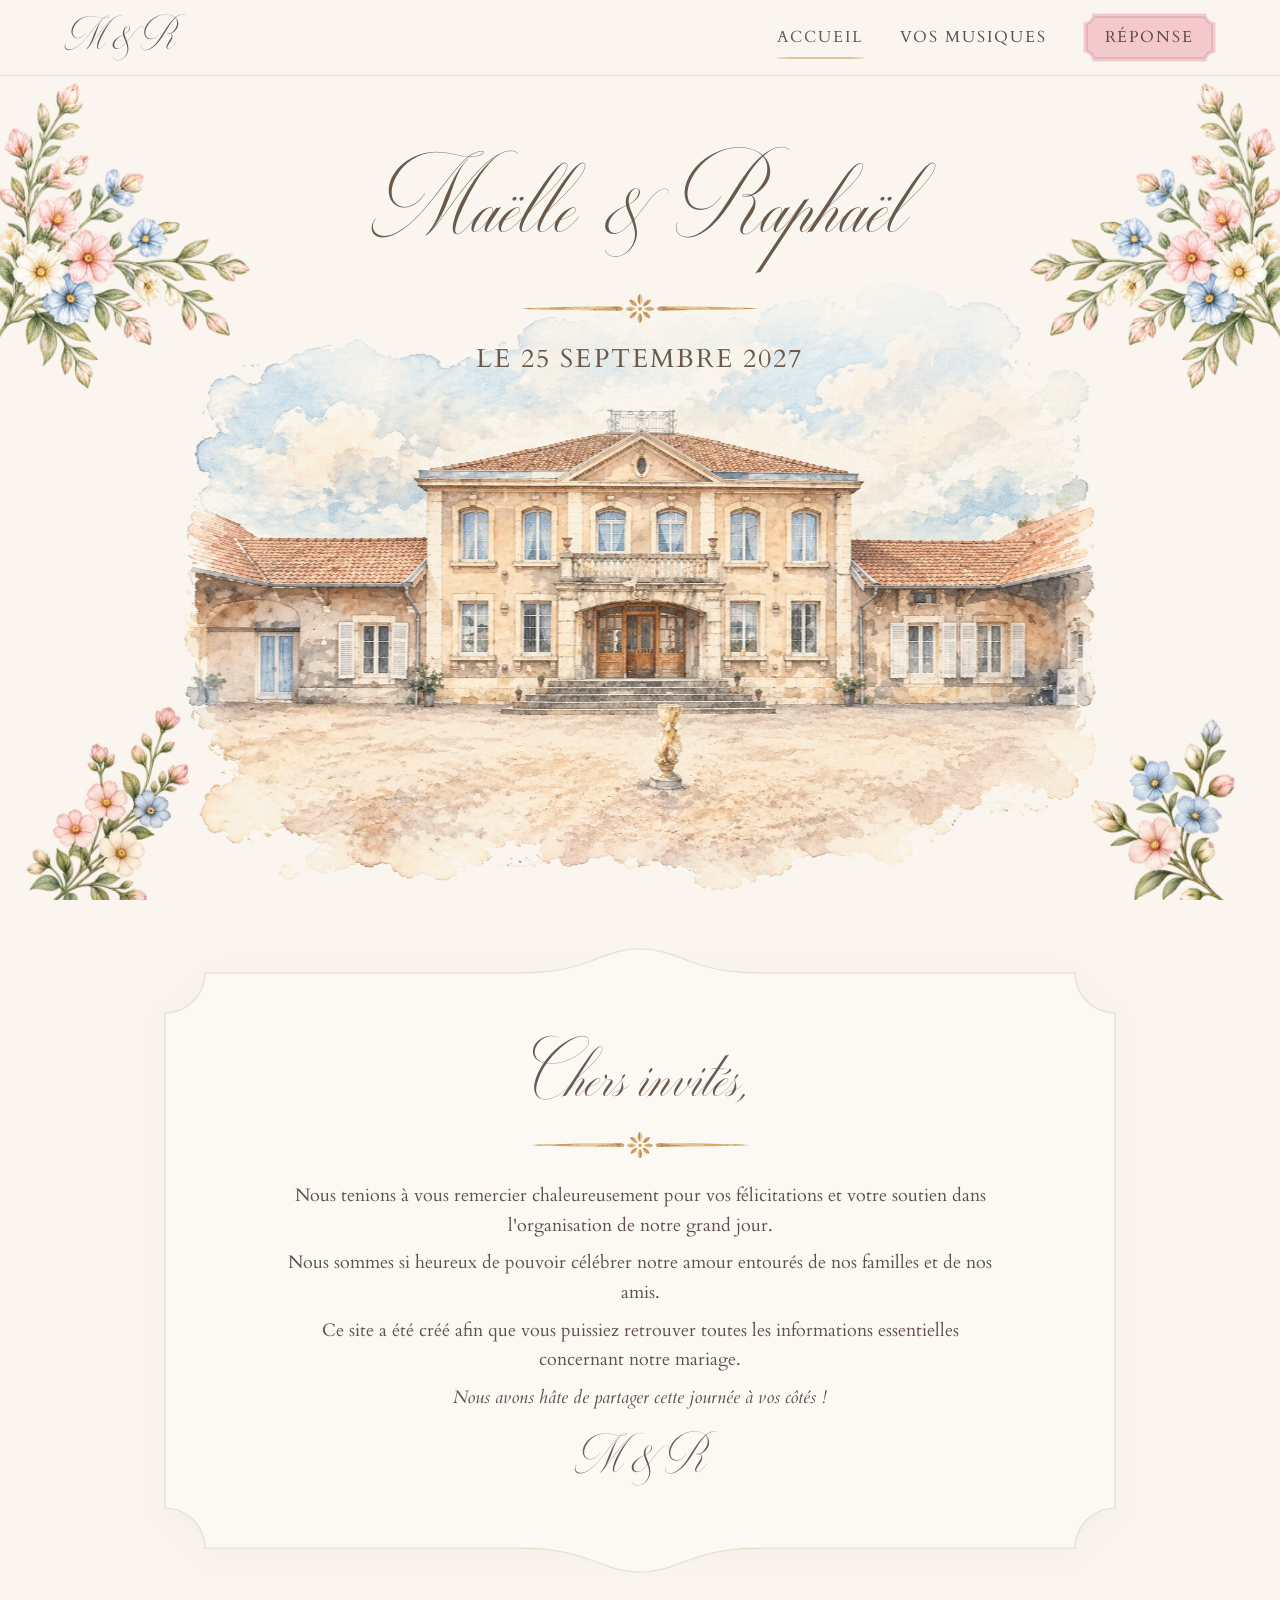
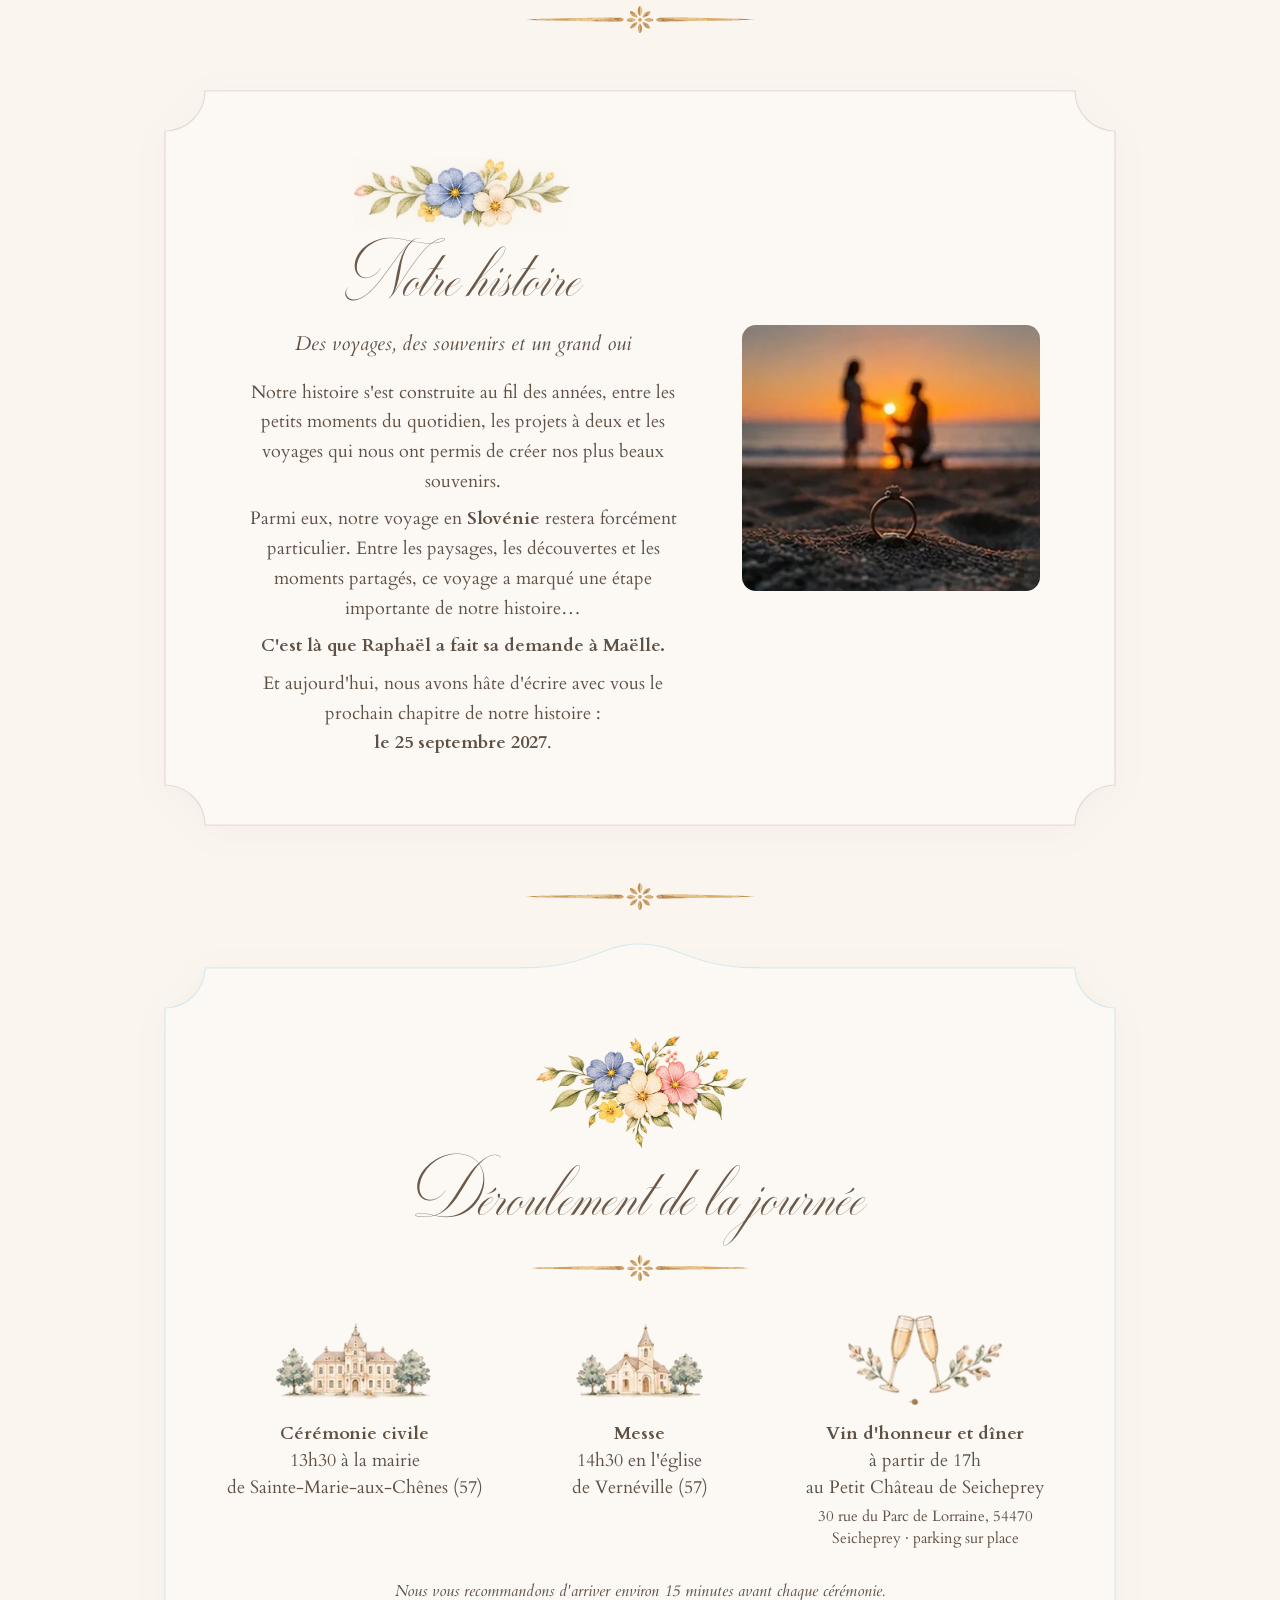
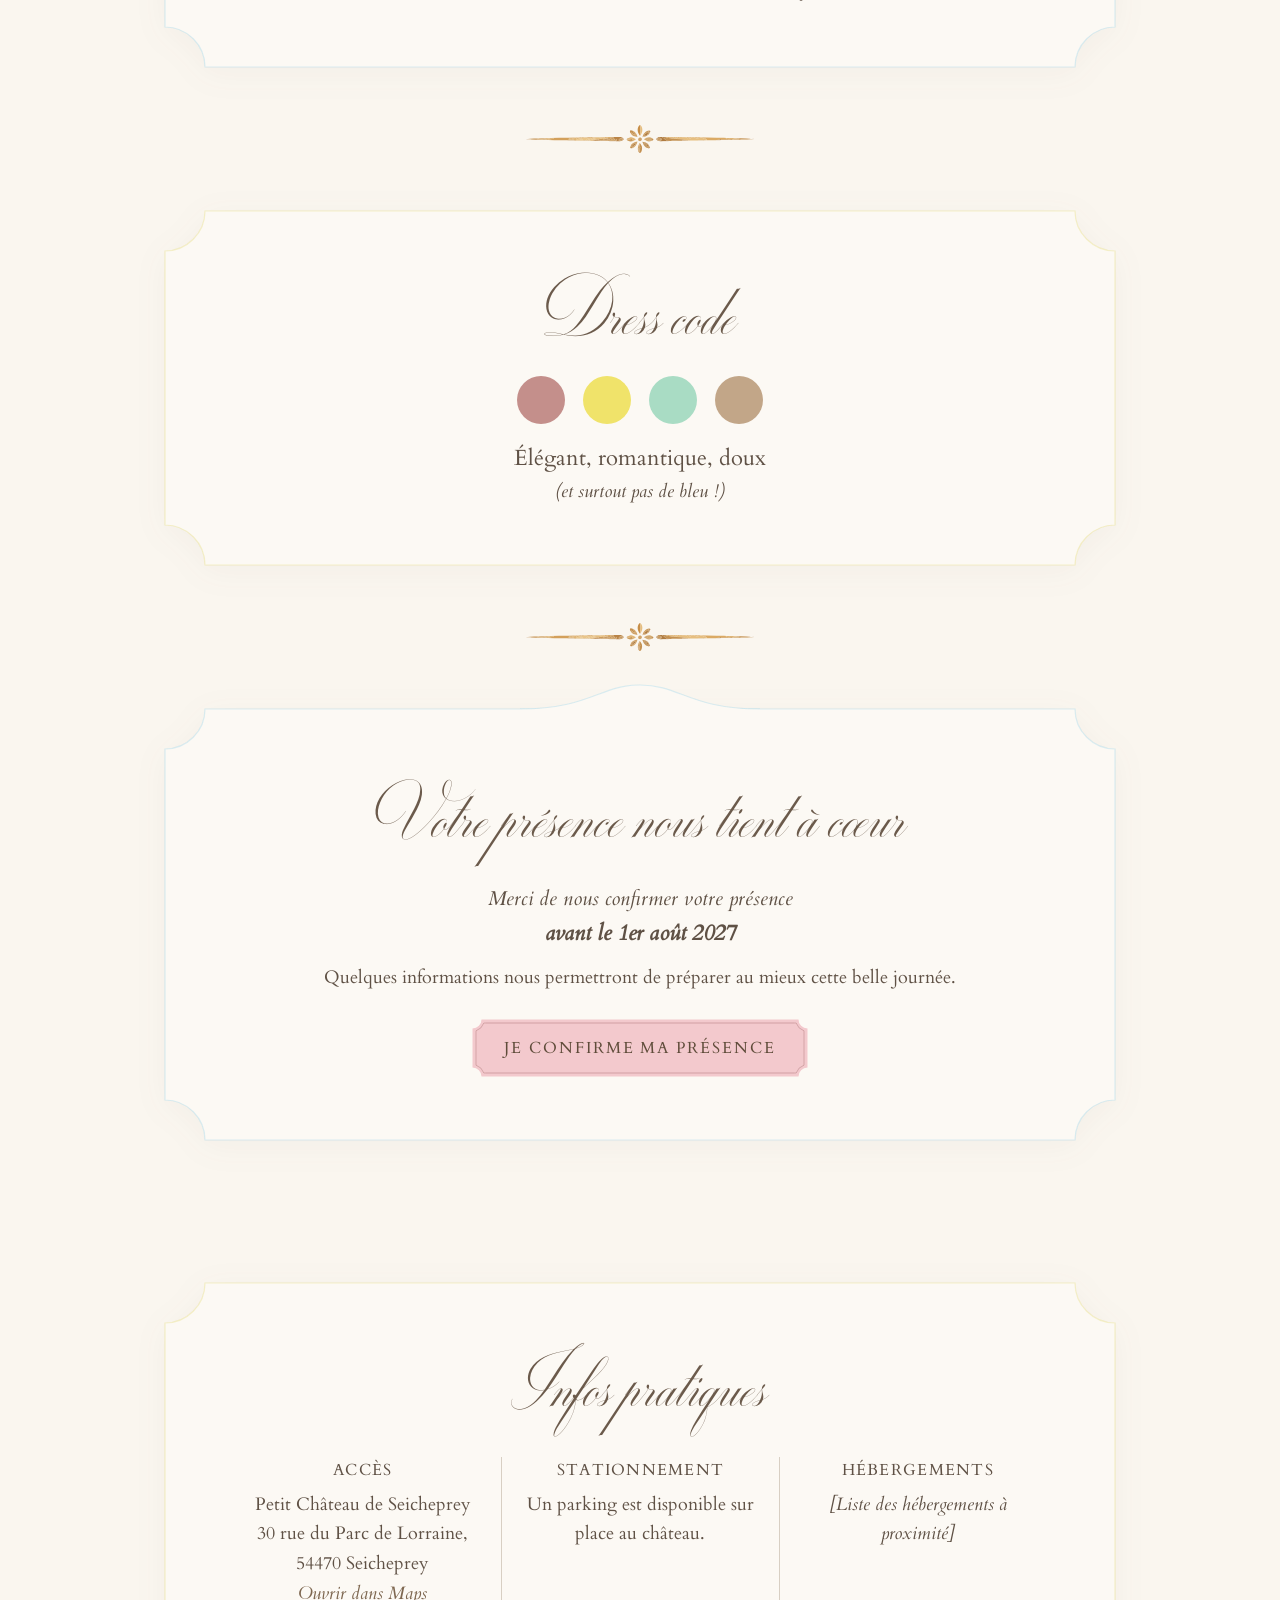
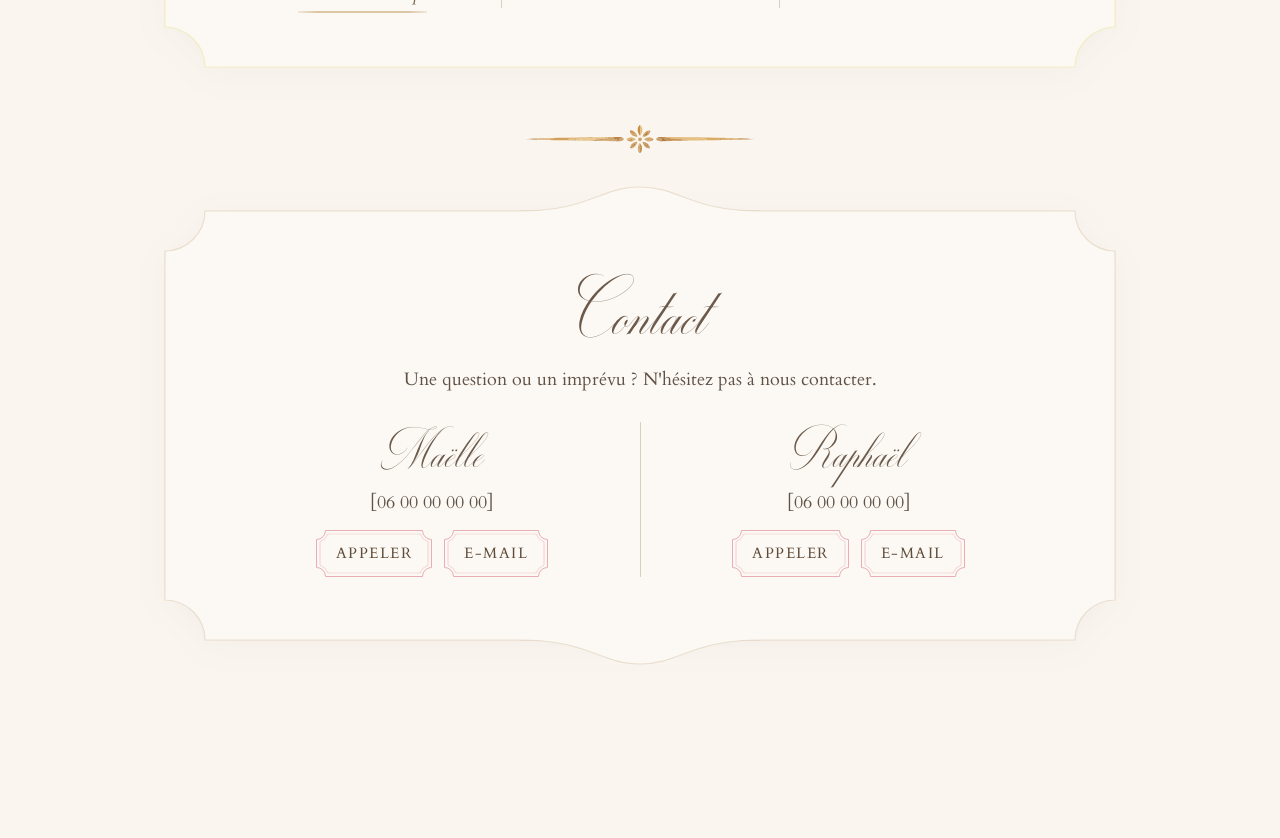
<file: index.html>
<!doctype html>
<html lang="fr">
<head>
<meta charset="utf-8">
<meta name="viewport" content="width=device-width, initial-scale=1">
<title>Maëlle &amp; Raphaël — 25 septembre 2027</title>
<meta name="description" content="Mariage de Maëlle et Raphaël le 25 septembre 2027 : programme, infos pratiques et réponse.">
<link rel="preconnect" href="https://fonts.googleapis.com">
<link rel="preconnect" href="https://fonts.gstatic.com" crossorigin>
<link rel="stylesheet" href="https://fonts.googleapis.com/css2?family=Cardo:ital,wght@0,400;0,700;1,400&amp;display=swap">
<link rel="stylesheet" href="./css/style.css">
<script src="./js/main.js" defer></script>
</head>
<body class="page-accueil">

<header class="entete">
  <a class="logo" href="index.html" aria-label="Accueil — Maëlle et Raphaël">M &amp; R</a>
  <nav class="nav-desktop" aria-label="Navigation principale">
    <a href="index.html" aria-current="page">ACCUEIL</a>
    <a href="musiques.html">VOS MUSIQUES</a>
    <a class="bouton" href="rsvp.html">RÉPONSE</a>
  </nav>
  <button class="bouton-menu" type="button" aria-expanded="false" aria-controls="menu-mobile" aria-label="Ouvrir le menu">
    <svg class="icone-ouvrir" width="24" height="24" viewBox="0 0 24 24" fill="none" stroke="currentColor" stroke-width="1.4" aria-hidden="true"><path d="M3 7h18M3 12h18M3 17h18"/></svg>
    <svg class="icone-fermer" width="24" height="24" viewBox="0 0 24 24" fill="none" stroke="currentColor" stroke-width="1.4" aria-hidden="true"><path d="M6 6l12 12M18 6L6 18"/></svg>
  </button>
</header>

<div class="menu-mobile" id="menu-mobile" hidden>
  <nav class="carte" aria-label="Menu">
    <img class="ornement" src="./assets/img/fleurs-couronne.webp" alt="">
    <a class="lien-menu" href="index.html" aria-current="page">Accueil</a>
    <img class="separateur" src="./assets/img/separateur.svg" alt="">
    <a class="lien-menu" href="musiques.html">Vos musiques</a>
    <a class="bouton" href="rsvp.html">Réponse</a>
    <p class="manuscrit pied-menu">Maëlle &amp; Raphaël</p>
    <p class="date-menu">LE 25 SEPTEMBRE 2027</p>
  </nav>
</div>

<!-- Cadre fleuri fixe : reste en place pendant que le contenu défile -->
<div class="cadre-fleuri" aria-hidden="true">
  <img class="fleur f-hg" src="./assets/img/fleurs-coin-hd.webp" alt="">
  <img class="fleur f-hd" src="./assets/img/fleurs-coin-hd.webp" alt="">
  <img class="fleur f-mg" src="./assets/img/fleurs-tige-hd.webp" alt="">
  <img class="fleur f-md" src="./assets/img/fleurs-bouquet-hd.webp" alt="">
  <img class="fleur f-bg" src="./assets/img/fleurs-tige-hd.webp" alt="">
  <img class="fleur f-bg2" src="./assets/img/fleurs-bouquet-hd.webp" alt="">
  <img class="fleur f-bd" src="./assets/img/fleurs-bouquet-hd.webp" alt="">
  <img class="fleur f-bd2" src="./assets/img/fleurs-tige-hd.webp" alt="">
</div>

<!-- Accueil plein écran -->
<section class="hero-plein" aria-labelledby="titre-accueil">
  <img class="chateau-fond" src="./assets/img/chateau-face.webp" srcset="./assets/img/chateau-face-768.webp 768w, ./assets/img/chateau-face.webp 1536w" sizes="(min-width: 900px) min(1180px, 88vw), 150vw" alt="Aquarelle du Petit Château de Seicheprey, lieu de la réception" width="1536" height="1024">
  <div class="hero-centre">
    <h1 class="manuscrit titre-hero" id="titre-accueil">Maëlle<br class="mobile-seul"> <span class="esperluette">&amp;</span> Raphaël</h1>
    <img class="separateur" src="./assets/img/separateur.svg" alt="">
    <p class="date">LE 25 SEPTEMBRE 2027</p>
  </div>
</section>

<main class="contenu">

  <!-- Chers invités -->
  <section class="carte invites liseret-sable">
    <img class="deco" src="./assets/img/fleurs-bouquet-bleu.webp" alt="" style="--w:68px;--l:-46px;--b:6px;--dw:160px;--dl:-135px;--dt:60px;--db:auto">
    <h2 class="manuscrit titre-l">Chers invités,</h2>
    <img class="separateur" src="./assets/img/separateur.svg" alt="">
    <div class="paragraphes">
      <p>Nous tenions à vous remercier chaleureusement pour vos félicitations et votre soutien dans l'organisation de notre grand jour.</p>
      <p>Nous sommes si heureux de pouvoir célébrer notre amour entourés de nos familles et de nos amis.</p>
      <p>Ce site a été créé afin que vous puissiez retrouver toutes les informations essentielles concernant notre mariage.</p>
      <p class="italique">Nous avons hâte de partager cette journée à vos côtés !</p>
    </div>
    <p class="manuscrit signature">M &amp; R</p>
  </section>
  <img class="separateur-section" src="./assets/img/separateur.svg" alt="">

  <!-- Notre histoire -->
  <section class="carte histoire liseret-rose">
    <img class="deco" src="./assets/img/fleurs-bouquet-rose.webp" alt="" style="--w:72px;--r:-48px;--t:-14px;--dw:170px;--dr:-135px;--dt:40px">
    <div class="histoire-texte">
      <img class="guirlande" src="./assets/img/fleurs-guirlande.webp" alt="">
      <h2 class="manuscrit titre-l">Notre histoire</h2>
      <p class="sous-titre">Des voyages, des souvenirs et un grand oui</p>
      <div class="paragraphes">
        <p>Notre histoire s'est construite au fil des années, entre les petits moments du quotidien, les projets à deux et les voyages qui nous ont permis de créer nos plus beaux souvenirs.</p>
        <p>Parmi eux, notre voyage en <strong>Slovénie</strong> restera forcément particulier. Entre les paysages, les découvertes et les moments partagés, ce voyage a marqué une étape importante de notre histoire…</p>
        <p><strong>C'est là que Raphaël a fait sa demande à Maëlle.</strong></p>
        <p>Et aujourd'hui, nous avons hâte d'écrire avec vous le prochain chapitre de notre histoire :<br><strong>le 25 septembre 2027</strong>.</p>
      </div>
    </div>
    <img class="photo-histoire" src="./assets/img/photo-demande-seule.webp" alt="Raphaël fait sa demande à Maëlle sur une plage au coucher du soleil, en Slovénie" width="582" height="520">
  </section>
  <img class="separateur-section" src="./assets/img/separateur.svg" alt="">

  <!-- Déroulement -->
  <section class="carte deroulement liseret-bleu">
    <img class="deco" src="./assets/img/fleurs-tige-blanche.webp" alt="" style="--w:66px;--l:-46px;--t:-10px;--dw:160px;--dl:-135px;--dt:80px">
    <img class="deco deco--desktop" src="./assets/img/fleurs-tige-creme.webp" alt="" style="--w:150px;--dr:-135px;--db:40px">
    <img class="ornement" src="./assets/img/fleurs-couronne.webp" alt="">
    <h2 class="manuscrit titre-l">Déroulement de la journée</h2>
    <img class="separateur" src="./assets/img/separateur.svg" alt="">
    <ol class="etapes">
      <li class="etape">
        <img src="./assets/img/mairie.webp" alt="" width="217" height="116">
        <p><strong>Cérémonie civile</strong><br>13h30 à la mairie<br>de Sainte-Marie-aux-Chênes (57)</p>
      </li>
      <li class="etape">
        <img src="./assets/img/eglise.webp" alt="" width="178" height="116">
        <p><strong>Messe</strong><br>14h30 en l'église<br>de Vernéville (57)</p>
      </li>
      <li class="etape">
        <img src="./assets/img/coupes-champagne.webp" alt="" width="159" height="97">
        <p><strong>Vin d'honneur et dîner</strong><br>à partir de 17h<br>au Petit Château de Seicheprey<br><span class="adresse">30 rue du Parc de Lorraine, 54470 Seicheprey · parking sur place</span></p>
      </li>
    </ol>
    <p class="conseil">Nous vous recommandons d'arriver environ 15 minutes avant chaque cérémonie.</p>
  </section>
  <img class="separateur-section" src="./assets/img/separateur.svg" alt="">

  <!-- Dress code -->
  <section class="carte dress-code liseret-jaune">
    <img class="deco" src="./assets/img/fleurs-tige-jaune.webp" alt="" style="--w:58px;--l:-42px;--t:-10px;--dw:140px;--dl:-135px;--dt:20px">
    <h2 class="manuscrit titre-l">Dress code</h2>
    <ul class="palette" aria-label="Couleurs suggérées">
      <li style="--c:#c48f8b" title="Vieux rose"><span class="visually-hidden">Vieux rose</span></li>
      <li style="--c:#f0e36a" title="Jaune pâle"><span class="visually-hidden">Jaune pâle</span></li>
      <li style="--c:#a9dcc4" title="Vert d'eau"><span class="visually-hidden">Vert d'eau</span></li>
      <li style="--c:#c2a688" title="Taupe"><span class="visually-hidden">Taupe</span></li>
    </ul>
    <p class="ton">Élégant, romantique, doux</p>
    <p class="italique">(et surtout pas de bleu !)</p>
  </section>
  <img class="separateur-section" src="./assets/img/separateur.svg" alt="">

  <!-- Votre présence -->
  <section class="carte presence liseret-bleu">
    <img class="deco deco--mobile" src="./assets/img/fleurs-tige-rose.webp" alt="" style="--w:72px;--r:-48px;--t:-16px">
    <img class="deco deco--desktop" src="./assets/img/fleurs-bouquet-rose.webp" alt="" style="--w:160px;--dr:-135px;--dt:30px;--dtr:scaleX(-1)">
    <img class="deco deco--desktop" src="./assets/img/fleurs-bouquet-bleu.webp" alt="" style="--w:150px;--dl:-135px;--db:20px">
    <h2 class="manuscrit">Votre présence nous tient à cœur</h2>
    <p class="rappel">Merci de nous confirmer votre présence</p>
    <p class="echeance">avant le 1er août 2027</p>
    <p class="details">Quelques informations nous permettront de préparer au mieux cette belle journée.</p>
    <a class="bouton" href="rsvp.html">Je confirme ma présence</a>
  </section>
  <img class="separateur-section" src="./assets/img/separateur.svg" alt="">

  <!-- Infos pratiques -->
  <section class="carte infos liseret-jaune">
    <img class="deco" src="./assets/img/fleurs-branche.webp" alt="" style="--w:66px;--l:-44px;--b:0;--tr:scaleX(-1);--dw:160px;--dl:-135px;--dt:30px;--db:auto">
    <h2 class="manuscrit titre-l">Infos pratiques</h2>
    <div class="infos-liste">
      <div class="info">
        <h3>ACCÈS</h3>
        <p>Petit Château de Seicheprey<br>30 rue du Parc de Lorraine, 54470 Seicheprey</p>
        <a class="italique" href="https://maps.google.com/?q=30+rue+du+Parc+de+Lorraine+54470+Seicheprey" target="_blank" rel="noopener">Ouvrir dans Maps</a>
      </div>
      <div class="info">
        <h3>STATIONNEMENT</h3>
        <p>Un parking est disponible sur place au château.</p>
      </div>
      <div class="info">
        <h3>HÉBERGEMENTS</h3>
        <p class="italique">[Liste des hébergements à proximité]</p>
      </div>
    </div>
  </section>
  <img class="separateur-section" src="./assets/img/separateur.svg" alt="">

  <!-- Contact -->
  <section class="carte contact liseret-sable">
    <img class="deco" src="./assets/img/fleurs-angle.webp" alt="" style="--w:120px;--r:-60px;--b:-40px;--tr:rotate(180deg);--dw:280px;--dr:-180px">
    <img class="deco deco--desktop" src="./assets/img/fleurs-tige-blanche.webp" alt="" style="--w:140px;--dl:-135px;--dt:40px">
    <h2 class="manuscrit titre-l">Contact</h2>
    <p class="intro">Une question ou un imprévu ? N'hésitez pas à nous contacter.</p>
    <div class="contacts">
      <div class="personne">
        <p class="manuscrit prenom">Maëlle</p>
        <p>[06 00 00 00 00]</p>
        <div class="actions">
          <a class="bouton-contour" href="tel:+33600000000">APPELER</a>
          <a class="bouton-contour" href="mailto:maelle@exemple.fr">E-MAIL</a>
        </div>
      </div>
      <div class="personne">
        <p class="manuscrit prenom">Raphaël</p>
        <p>[06 00 00 00 00]</p>
        <div class="actions">
          <a class="bouton-contour" href="tel:+33600000000">APPELER</a>
          <a class="bouton-contour" href="mailto:raphael@exemple.fr">E-MAIL</a>
        </div>
      </div>
    </div>
  </section>

</main>

</body>
</html>
</file>
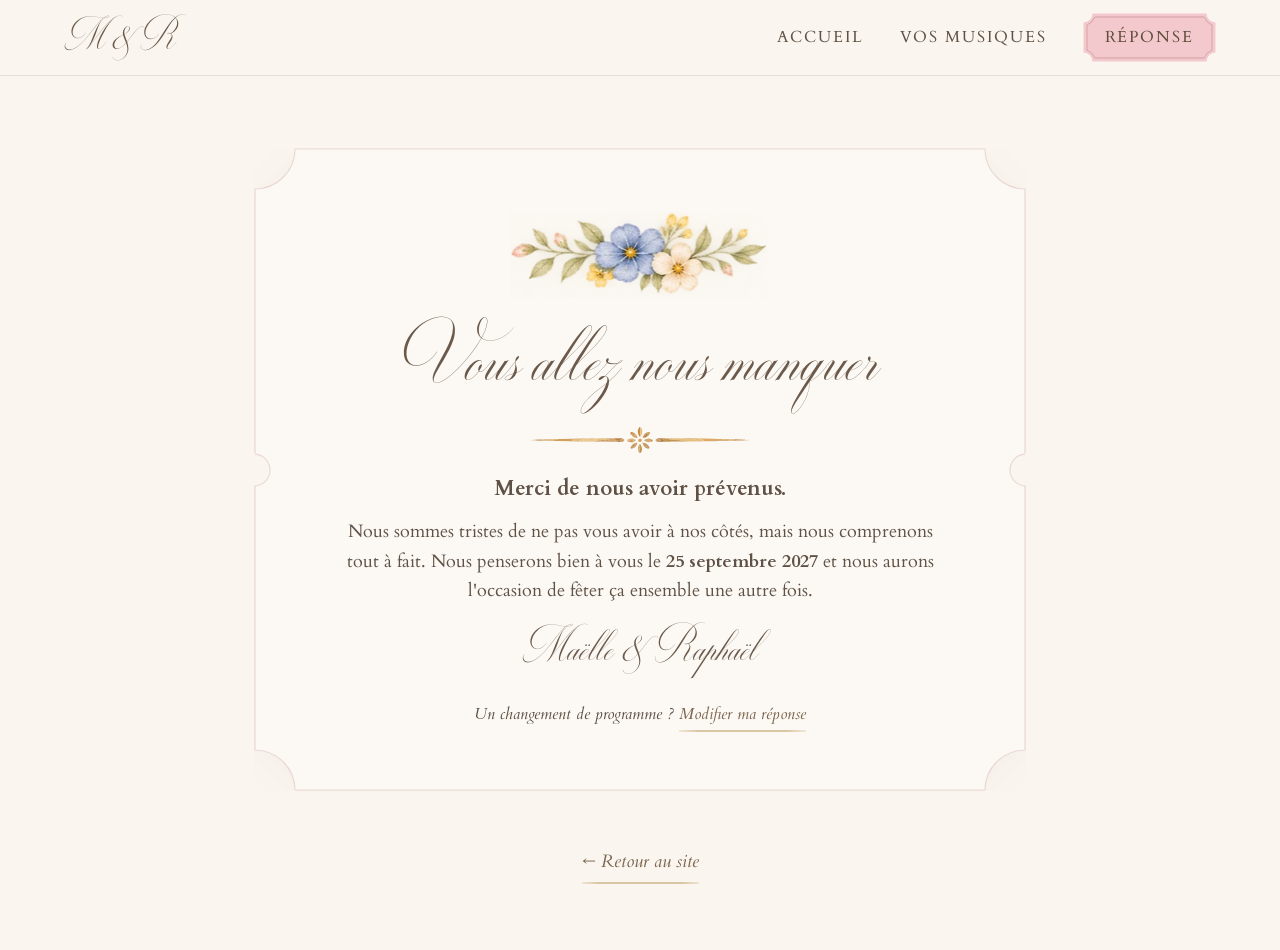
<file: merci-non.html>
<!doctype html>
<html lang="fr">
<head>
<meta charset="utf-8">
<meta name="viewport" content="width=device-width, initial-scale=1">
<title>Vous allez nous manquer — Maëlle &amp; Raphaël</title>
<meta name="description" content="Mariage de Maëlle et Raphaël le 25 septembre 2027 : programme, infos pratiques et réponse.">
<link rel="preconnect" href="https://fonts.googleapis.com">
<link rel="preconnect" href="https://fonts.gstatic.com" crossorigin>
<link rel="stylesheet" href="https://fonts.googleapis.com/css2?family=Cardo:ital,wght@0,400;0,700;1,400&amp;display=swap">
<link rel="stylesheet" href="./css/style.css">
<script src="./js/main.js" defer></script>
</head>
<body>

<header class="entete">
  <a class="logo" href="index.html" aria-label="Accueil — Maëlle et Raphaël">M &amp; R</a>
  <nav class="nav-desktop" aria-label="Navigation principale">
    <a href="index.html">ACCUEIL</a>
    <a href="musiques.html">VOS MUSIQUES</a>
    <a class="bouton" href="rsvp.html">RÉPONSE</a>
  </nav>
  <button class="bouton-menu" type="button" aria-expanded="false" aria-controls="menu-mobile" aria-label="Ouvrir le menu">
    <svg class="icone-ouvrir" width="24" height="24" viewBox="0 0 24 24" fill="none" stroke="currentColor" stroke-width="1.4" aria-hidden="true"><path d="M3 7h18M3 12h18M3 17h18"/></svg>
    <svg class="icone-fermer" width="24" height="24" viewBox="0 0 24 24" fill="none" stroke="currentColor" stroke-width="1.4" aria-hidden="true"><path d="M6 6l12 12M18 6L6 18"/></svg>
  </button>
</header>

<div class="menu-mobile" id="menu-mobile" hidden>
  <nav class="carte" aria-label="Menu">
    <img class="ornement" src="./assets/img/fleurs-couronne.webp" alt="">
    <a class="lien-menu" href="index.html">Accueil</a>
    <img class="separateur" src="./assets/img/separateur.svg" alt="">
    <a class="lien-menu" href="musiques.html">Vos musiques</a>
    <a class="bouton" href="rsvp.html">Réponse</a>
    <p class="manuscrit pied-menu">Maëlle &amp; Raphaël</p>
    <p class="date-menu">LE 25 SEPTEMBRE 2027</p>
  </nav>
</div>

<main class="contenu">
  <section class="carte carte--etroite manquer liseret-rose">
    <img class="guirlande" src="./assets/img/fleurs-guirlande.webp" alt="">
    <h1 class="manuscrit">Vous allez nous manquer</h1>
    <img class="separateur" src="./assets/img/separateur.svg" alt="">
    <p class="confirmation">Merci de nous avoir prévenus.</p>
    <p class="message">Nous sommes tristes de ne pas vous avoir à nos côtés, mais nous comprenons tout à fait. Nous penserons bien à vous le <strong>25 septembre 2027</strong> et nous aurons l'occasion de fêter ça ensemble une autre fois.</p>
    <p class="manuscrit signature">Maëlle &amp; Raphaël</p>
    <p class="modifier">Un changement de programme ? <a href="rsvp.html">Modifier ma réponse</a></p>
  </section>
  <a class="retour" href="index.html">← Retour au site</a>
</main>
</body>
</html>
</file>
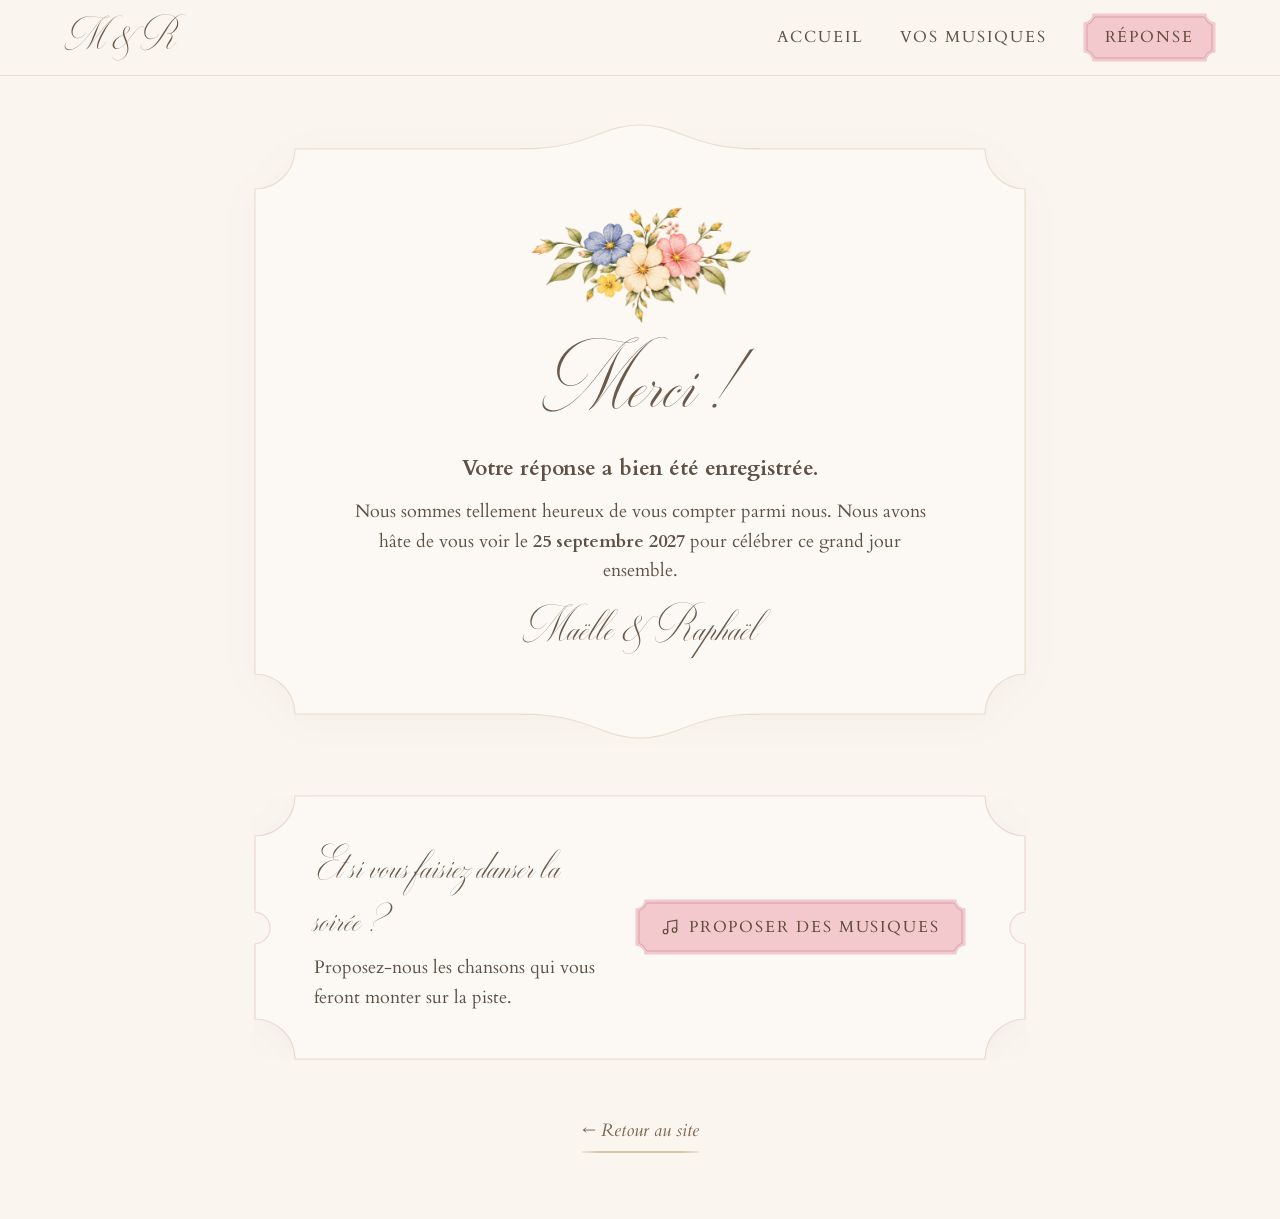
<file: merci-oui.html>
<!doctype html>
<html lang="fr">
<head>
<meta charset="utf-8">
<meta name="viewport" content="width=device-width, initial-scale=1">
<title>Merci ! — Maëlle &amp; Raphaël</title>
<meta name="description" content="Mariage de Maëlle et Raphaël le 25 septembre 2027 : programme, infos pratiques et réponse.">
<link rel="preconnect" href="https://fonts.googleapis.com">
<link rel="preconnect" href="https://fonts.gstatic.com" crossorigin>
<link rel="stylesheet" href="https://fonts.googleapis.com/css2?family=Cardo:ital,wght@0,400;0,700;1,400&amp;display=swap">
<link rel="stylesheet" href="./css/style.css">
<script src="./js/main.js" defer></script>
</head>
<body>

<header class="entete">
  <a class="logo" href="index.html" aria-label="Accueil — Maëlle et Raphaël">M &amp; R</a>
  <nav class="nav-desktop" aria-label="Navigation principale">
    <a href="index.html">ACCUEIL</a>
    <a href="musiques.html">VOS MUSIQUES</a>
    <a class="bouton" href="rsvp.html">RÉPONSE</a>
  </nav>
  <button class="bouton-menu" type="button" aria-expanded="false" aria-controls="menu-mobile" aria-label="Ouvrir le menu">
    <svg class="icone-ouvrir" width="24" height="24" viewBox="0 0 24 24" fill="none" stroke="currentColor" stroke-width="1.4" aria-hidden="true"><path d="M3 7h18M3 12h18M3 17h18"/></svg>
    <svg class="icone-fermer" width="24" height="24" viewBox="0 0 24 24" fill="none" stroke="currentColor" stroke-width="1.4" aria-hidden="true"><path d="M6 6l12 12M18 6L6 18"/></svg>
  </button>
</header>

<div class="menu-mobile" id="menu-mobile" hidden>
  <nav class="carte" aria-label="Menu">
    <img class="ornement" src="./assets/img/fleurs-couronne.webp" alt="">
    <a class="lien-menu" href="index.html">Accueil</a>
    <img class="separateur" src="./assets/img/separateur.svg" alt="">
    <a class="lien-menu" href="musiques.html">Vos musiques</a>
    <a class="bouton" href="rsvp.html">Réponse</a>
    <p class="manuscrit pied-menu">Maëlle &amp; Raphaël</p>
    <p class="date-menu">LE 25 SEPTEMBRE 2027</p>
  </nav>
</div>

<main class="contenu">
  <section class="carte carte--etroite merci liseret-sable">
    <img class="ornement" src="./assets/img/fleurs-couronne.webp" alt="">
    <h1 class="manuscrit">Merci !</h1>
    <p class="confirmation">Votre réponse a bien été enregistrée.</p>
    <p class="message">Nous sommes tellement heureux de vous compter parmi nous. Nous avons hâte de vous voir le <strong>25 septembre 2027</strong> pour célébrer ce grand jour ensemble.</p>
    <p class="manuscrit signature">Maëlle &amp; Raphaël</p>
  </section>

  <section class="carte carte--etroite danser liseret-rose">
    <div class="texte-danser">
      <p class="manuscrit accroche">Et si vous faisiez danser la soirée ?</p>
      <p class="message">Proposez-nous les chansons qui vous feront monter sur la piste.</p>
    </div>
    <a class="bouton" href="musiques.html">
      <svg width="18" height="18" viewBox="0 0 24 24" fill="none" stroke="currentColor" stroke-width="1.6" aria-hidden="true"><path d="M9 18V5l12-2v13"/><circle cx="6" cy="18" r="3"/><circle cx="18" cy="16" r="3"/></svg>Proposer des musiques</a>
  </section>

  <a class="retour" href="index.html">← Retour au site</a>
</main>
</body>
</html>
</file>
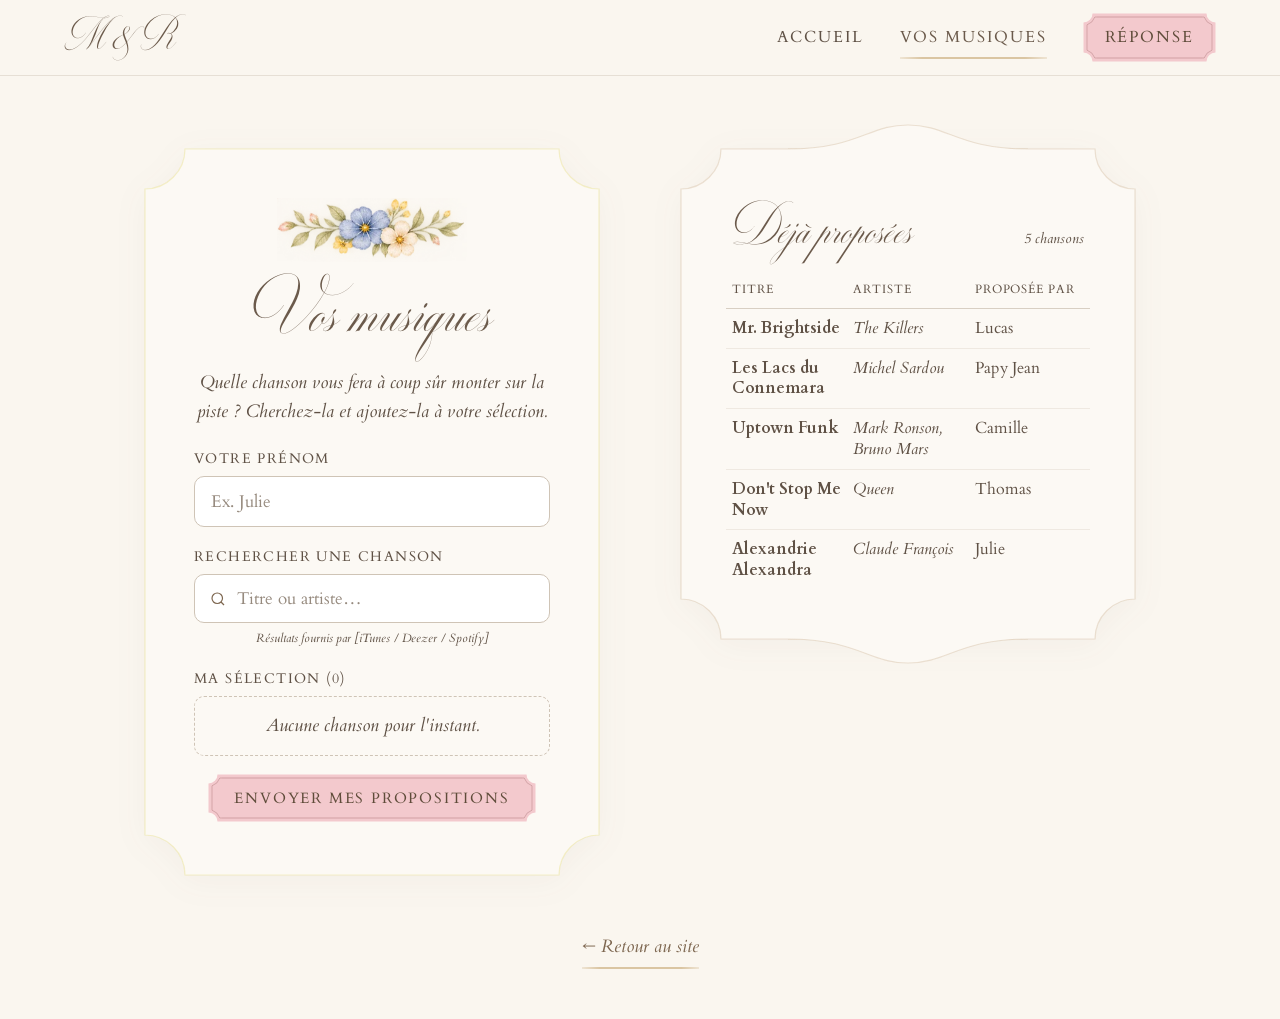
<file: musiques.html>
<!doctype html>
<html lang="fr">
<head>
<meta charset="utf-8">
<meta name="viewport" content="width=device-width, initial-scale=1">
<title>Vos musiques — Maëlle &amp; Raphaël</title>
<meta name="description" content="Mariage de Maëlle et Raphaël le 25 septembre 2027 : programme, infos pratiques et réponse.">
<link rel="preconnect" href="https://fonts.googleapis.com">
<link rel="preconnect" href="https://fonts.gstatic.com" crossorigin>
<link rel="stylesheet" href="https://fonts.googleapis.com/css2?family=Cardo:ital,wght@0,400;0,700;1,400&amp;display=swap">
<link rel="stylesheet" href="./css/style.css">
<script src="./js/main.js" defer></script>
</head>
<body>

<header class="entete">
  <a class="logo" href="index.html" aria-label="Accueil — Maëlle et Raphaël">M &amp; R</a>
  <nav class="nav-desktop" aria-label="Navigation principale">
    <a href="index.html">ACCUEIL</a>
    <a href="musiques.html" aria-current="page">VOS MUSIQUES</a>
    <a class="bouton" href="rsvp.html">RÉPONSE</a>
  </nav>
  <button class="bouton-menu" type="button" aria-expanded="false" aria-controls="menu-mobile" aria-label="Ouvrir le menu">
    <svg class="icone-ouvrir" width="24" height="24" viewBox="0 0 24 24" fill="none" stroke="currentColor" stroke-width="1.4" aria-hidden="true"><path d="M3 7h18M3 12h18M3 17h18"/></svg>
    <svg class="icone-fermer" width="24" height="24" viewBox="0 0 24 24" fill="none" stroke="currentColor" stroke-width="1.4" aria-hidden="true"><path d="M6 6l12 12M18 6L6 18"/></svg>
  </button>
</header>

<div class="menu-mobile" id="menu-mobile" hidden>
  <nav class="carte" aria-label="Menu">
    <img class="ornement" src="./assets/img/fleurs-couronne.webp" alt="">
    <a class="lien-menu" href="index.html">Accueil</a>
    <img class="separateur" src="./assets/img/separateur.svg" alt="">
    <a class="lien-menu" href="musiques.html" aria-current="page">Vos musiques</a>
    <a class="bouton" href="rsvp.html">Réponse</a>
    <p class="manuscrit pied-menu">Maëlle &amp; Raphaël</p>
    <p class="date-menu">LE 25 SEPTEMBRE 2027</p>
  </nav>
</div>

<main class="contenu contenu--musiques">
  <div class="grille-musiques">
    <section class="carte carte-musiques liseret-jaune">
      <img class="guirlande" src="./assets/img/fleurs-guirlande.webp" alt="">
      <h1 class="manuscrit">Vos musiques</h1>
      <p class="intro">Quelle chanson vous fera à coup sûr monter sur la piste ? Cherchez-la et ajoutez-la à votre sélection.</p>

      <form class="formulaire" id="form-musiques">
        <div class="champ">
          <label class="petites-caps" for="prenom">Votre prénom</label>
          <input class="saisie" id="prenom" name="prenom" type="text" placeholder="Ex. Julie" autocomplete="given-name">
        </div>

        <div class="champ">
          <label class="petites-caps" for="recherche">Rechercher une chanson</label>
          <div class="recherche">
            <svg width="18" height="18" viewBox="0 0 24 24" fill="none" stroke="#7d664f" stroke-width="1.6" aria-hidden="true"><circle cx="11" cy="11" r="7"/><path d="M20 20l-4-4"/></svg>
            <input id="recherche" type="search" placeholder="Titre ou artiste…" autocomplete="off" aria-controls="resultats">
          </div>
          <ul class="resultats" id="resultats" aria-live="polite" hidden></ul>
          <p class="source">Résultats fournis par [iTunes / Deezer / Spotify]</p>
        </div>

        <div class="champ">
          <p class="petites-caps">Ma sélection (<span id="nb-selection">0</span>)</p>
          <ul class="selection" id="selection"></ul>
        </div>

        <button class="bouton" type="submit" style="align-self: center">Envoyer mes propositions</button>
      </form>

      <div class="envoye" id="envoye" hidden>
        <p class="manuscrit grand-merci">Merci !</p>
        <p>Vos chansons sont bien notées. Rendez-vous sur la piste de danse le 25 septembre 2027 !</p>
        <button class="lien-bouton" type="button" id="encore">Proposer d'autres chansons</button>
      </div>
    </section>

    <section class="carte carte-proposees liseret-sable">
      <div class="tete">
        <h2 class="manuscrit">Déjà proposées</h2>
        <p class="compte"><span id="nb-proposees">0</span> chansons</p>
      </div>
      <table class="tableau">
        <thead><tr><th scope="col">TITRE</th><th scope="col">ARTISTE</th><th scope="col">PROPOSÉE PAR</th></tr></thead>
        <tbody id="proposees"></tbody>
      </table>
    </section>

    <a class="retour" href="index.html">← Retour au site</a>
  </div>
</main>
</body>
</html>
</file>
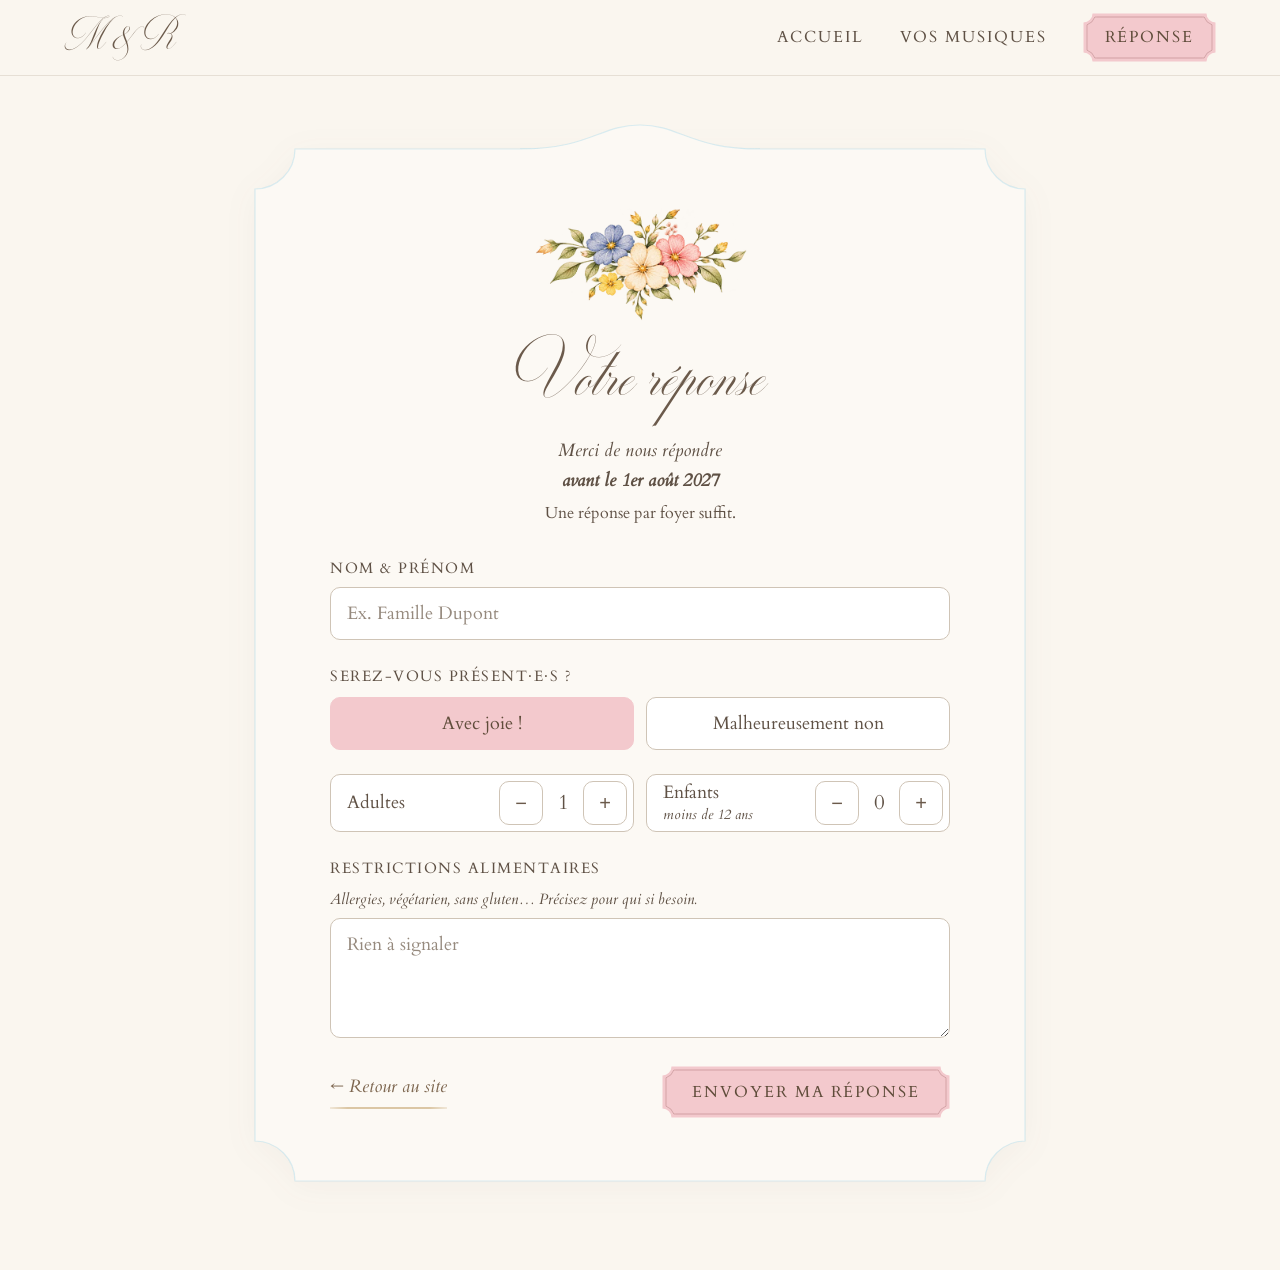
<file: rsvp.html>
<!doctype html>
<html lang="fr">
<head>
<meta charset="utf-8">
<meta name="viewport" content="width=device-width, initial-scale=1">
<title>Votre réponse — Maëlle &amp; Raphaël</title>
<meta name="description" content="Mariage de Maëlle et Raphaël le 25 septembre 2027 : programme, infos pratiques et réponse.">
<link rel="preconnect" href="https://fonts.googleapis.com">
<link rel="preconnect" href="https://fonts.gstatic.com" crossorigin>
<link rel="stylesheet" href="https://fonts.googleapis.com/css2?family=Cardo:ital,wght@0,400;0,700;1,400&amp;display=swap">
<link rel="stylesheet" href="./css/style.css">
<script src="./js/main.js" defer></script>
</head>
<body>

<header class="entete">
  <a class="logo" href="index.html" aria-label="Accueil — Maëlle et Raphaël">M &amp; R</a>
  <nav class="nav-desktop" aria-label="Navigation principale">
    <a href="index.html">ACCUEIL</a>
    <a href="musiques.html">VOS MUSIQUES</a>
    <a class="bouton" href="rsvp.html" aria-current="page">RÉPONSE</a>
  </nav>
  <button class="bouton-menu" type="button" aria-expanded="false" aria-controls="menu-mobile" aria-label="Ouvrir le menu">
    <svg class="icone-ouvrir" width="24" height="24" viewBox="0 0 24 24" fill="none" stroke="currentColor" stroke-width="1.4" aria-hidden="true"><path d="M3 7h18M3 12h18M3 17h18"/></svg>
    <svg class="icone-fermer" width="24" height="24" viewBox="0 0 24 24" fill="none" stroke="currentColor" stroke-width="1.4" aria-hidden="true"><path d="M6 6l12 12M18 6L6 18"/></svg>
  </button>
</header>

<div class="menu-mobile" id="menu-mobile" hidden>
  <nav class="carte" aria-label="Menu">
    <img class="ornement" src="./assets/img/fleurs-couronne.webp" alt="">
    <a class="lien-menu" href="index.html">Accueil</a>
    <img class="separateur" src="./assets/img/separateur.svg" alt="">
    <a class="lien-menu" href="musiques.html">Vos musiques</a>
    <a class="bouton" href="rsvp.html" aria-current="page">Réponse</a>
    <p class="manuscrit pied-menu">Maëlle &amp; Raphaël</p>
    <p class="date-menu">LE 25 SEPTEMBRE 2027</p>
  </nav>
</div>

<main class="contenu">
  <section class="carte carte--etroite carte-rsvp liseret-bleu">
    <img class="ornement" src="./assets/img/fleurs-couronne.webp" alt="">
    <h1 class="manuscrit">Votre réponse</h1>
    <p class="rappel">Merci de nous répondre</p>
    <p class="echeance">avant le 1er août 2027</p>
    <p class="foyer">Une réponse par foyer suffit.</p>

    <form class="formulaire" id="form-rsvp" action="merci-oui.html" method="get" data-merci-oui="merci-oui.html" data-merci-non="merci-non.html">
      <div class="champ">
        <label class="petites-caps" for="nom">Nom &amp; prénom</label>
        <input class="saisie" id="nom" name="nom" type="text" placeholder="Ex. Famille Dupont" autocomplete="name" required>
      </div>

      <fieldset>
        <legend class="petites-caps">Serez-vous présent·e·s ?</legend>
        <div class="choix">
          <input type="radio" id="presence-oui" name="presence" value="oui" checked>
          <label for="presence-oui">Avec joie !</label>
          <input type="radio" id="presence-non" name="presence" value="non">
          <label for="presence-non">Malheureusement non</label>
        </div>
      </fieldset>

      <div class="si-present">
        <div class="compteurs">
          <div class="compteur" data-min="1" data-max="10">
            <span class="libelle" id="lib-adultes">Adultes</span>
            <div class="reglage">
              <button type="button" data-pas="-1" aria-label="Retirer un adulte">−</button>
              <output aria-labelledby="lib-adultes" aria-live="polite">1</output>
              <button type="button" data-pas="1" aria-label="Ajouter un adulte">+</button>
            </div>
            <input type="hidden" name="adultes" value="1">
          </div>
          <div class="compteur" data-min="0" data-max="10">
            <span class="libelle" id="lib-enfants">Enfants<br><small>moins de 12 ans</small></span>
            <div class="reglage">
              <button type="button" data-pas="-1" aria-label="Retirer un enfant">−</button>
              <output aria-labelledby="lib-enfants" aria-live="polite">0</output>
              <button type="button" data-pas="1" aria-label="Ajouter un enfant">+</button>
            </div>
            <input type="hidden" name="enfants" value="0">
          </div>
        </div>
        <div class="champ">
          <label class="petites-caps" for="restrictions">Restrictions alimentaires</label>
          <p class="aide" id="aide-restrictions">Allergies, végétarien, sans gluten… Précisez pour qui si besoin.</p>
          <textarea class="saisie" id="restrictions" name="restrictions" placeholder="Rien à signaler" aria-describedby="aide-restrictions"></textarea>
        </div>
      </div>

      <div class="pied-formulaire">
        <a class="retour" href="index.html">← Retour au site</a>
        <button class="bouton" type="submit">Envoyer ma réponse</button>
      </div>
    </form>
  </section>
</main>
</body>
</html>
</file>
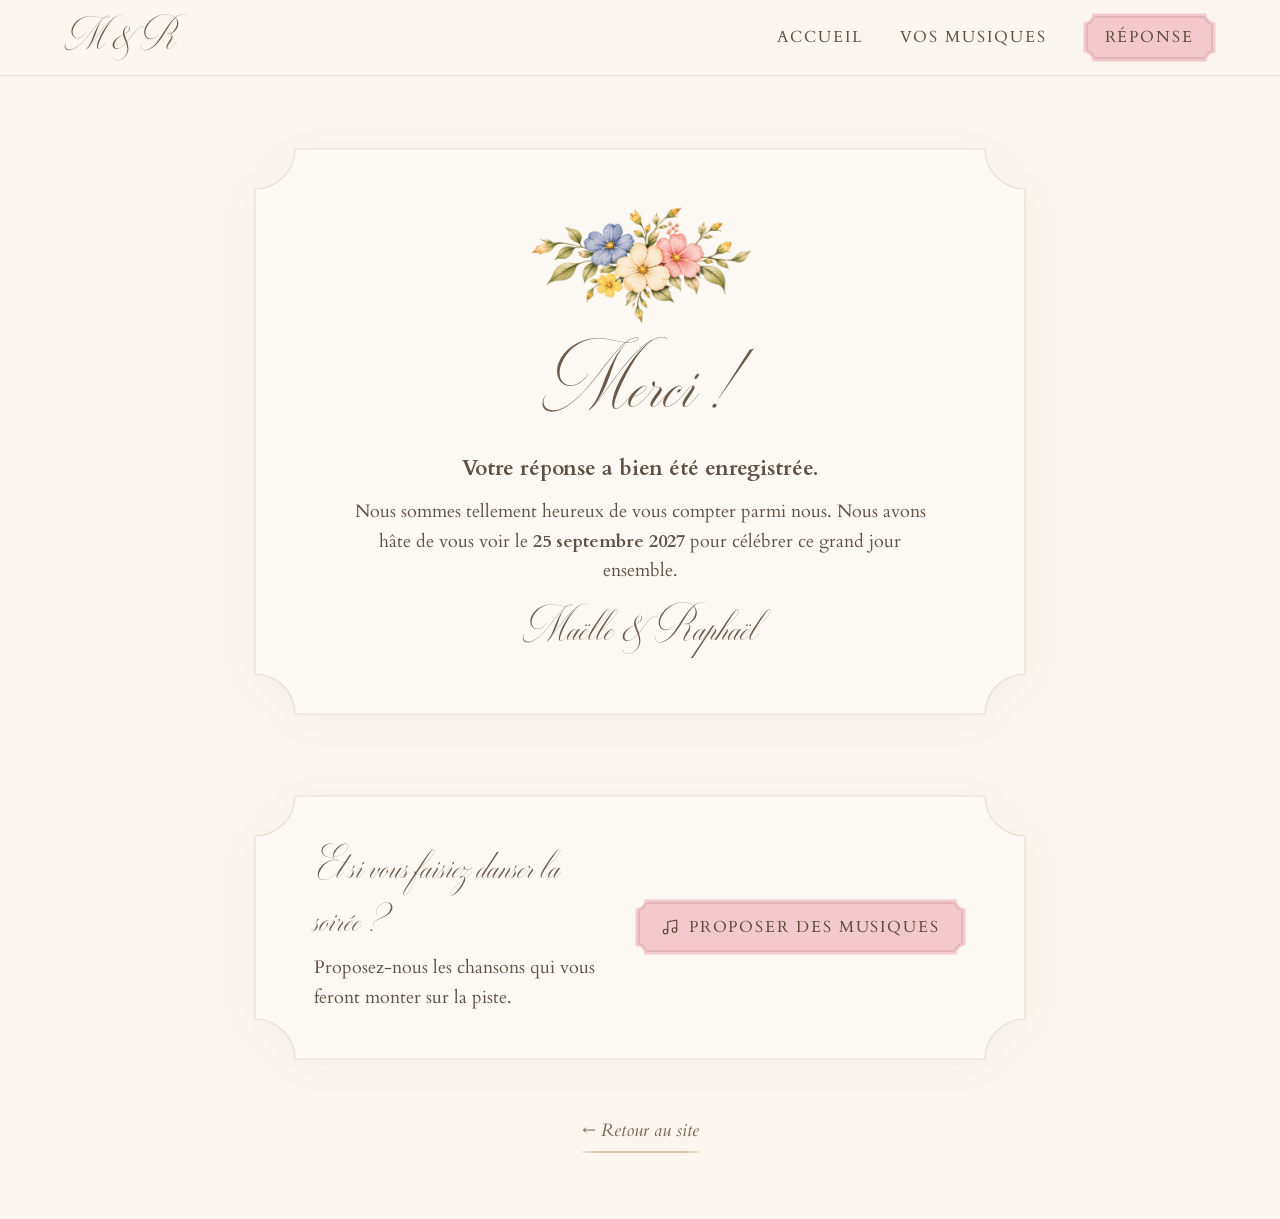
<file: v2/merci-oui.html>
<!doctype html>
<html lang="fr">
<head>
<meta charset="utf-8">
<meta name="viewport" content="width=device-width, initial-scale=1">
<title>Merci ! — Maëlle &amp; Raphaël</title>
<meta name="description" content="Mariage de Maëlle et Raphaël le 25 septembre 2027 : programme, infos pratiques et réponse.">
<link rel="preconnect" href="https://fonts.googleapis.com">
<link rel="preconnect" href="https://fonts.gstatic.com" crossorigin>
<link rel="stylesheet" href="https://fonts.googleapis.com/css2?family=Cardo:ital,wght@0,400;0,700;1,400&amp;display=swap">
<link rel="stylesheet" href="../css/style.css">
<script src="../js/main.js" defer></script>
</head>
<body>

<header class="entete">
  <a class="logo" href="index.html" aria-label="Accueil — Maëlle et Raphaël">M &amp; R</a>
  <nav class="nav-desktop" aria-label="Navigation principale">
    <a href="index.html">ACCUEIL</a>
    <a href="musiques.html">VOS MUSIQUES</a>
    <a class="bouton" href="rsvp.html">RÉPONSE</a>
  </nav>
  <button class="bouton-menu" type="button" aria-expanded="false" aria-controls="menu-mobile" aria-label="Ouvrir le menu">
    <svg class="icone-ouvrir" width="24" height="24" viewBox="0 0 24 24" fill="none" stroke="currentColor" stroke-width="1.4" aria-hidden="true"><path d="M3 7h18M3 12h18M3 17h18"/></svg>
    <svg class="icone-fermer" width="24" height="24" viewBox="0 0 24 24" fill="none" stroke="currentColor" stroke-width="1.4" aria-hidden="true"><path d="M6 6l12 12M18 6L6 18"/></svg>
  </button>
</header>

<div class="menu-mobile" id="menu-mobile" hidden>
  <nav class="carte" aria-label="Menu">
    <img class="ornement" src="../assets/img/fleurs-couronne.webp" alt="">
    <a class="lien-menu" href="index.html">Accueil</a>
    <img class="separateur" src="../assets/img/separateur.svg" alt="">
    <a class="lien-menu" href="musiques.html">Vos musiques</a>
    <a class="bouton" href="rsvp.html">Réponse</a>
    <p class="manuscrit pied-menu">Maëlle &amp; Raphaël</p>
    <p class="date-menu">LE 25 SEPTEMBRE 2027</p>
  </nav>
</div>

<main class="contenu">
  <section class="carte carte--etroite merci">
    <img class="ornement" src="../assets/img/fleurs-couronne.webp" alt="">
    <h1 class="manuscrit">Merci !</h1>
    <p class="confirmation">Votre réponse a bien été enregistrée.</p>
    <p class="message">Nous sommes tellement heureux de vous compter parmi nous. Nous avons hâte de vous voir le <strong>25 septembre 2027</strong> pour célébrer ce grand jour ensemble.</p>
    <p class="manuscrit signature">Maëlle &amp; Raphaël</p>
  </section>

  <section class="carte carte--etroite danser">
    <div class="texte-danser">
      <p class="manuscrit accroche">Et si vous faisiez danser la soirée ?</p>
      <p class="message">Proposez-nous les chansons qui vous feront monter sur la piste.</p>
    </div>
    <a class="bouton" href="musiques.html">
      <svg width="18" height="18" viewBox="0 0 24 24" fill="none" stroke="currentColor" stroke-width="1.6" aria-hidden="true"><path d="M9 18V5l12-2v13"/><circle cx="6" cy="18" r="3"/><circle cx="18" cy="16" r="3"/></svg>Proposer des musiques</a>
  </section>

  <a class="retour" href="index.html">← Retour au site</a>
</main>
</body>
</html>
</file>
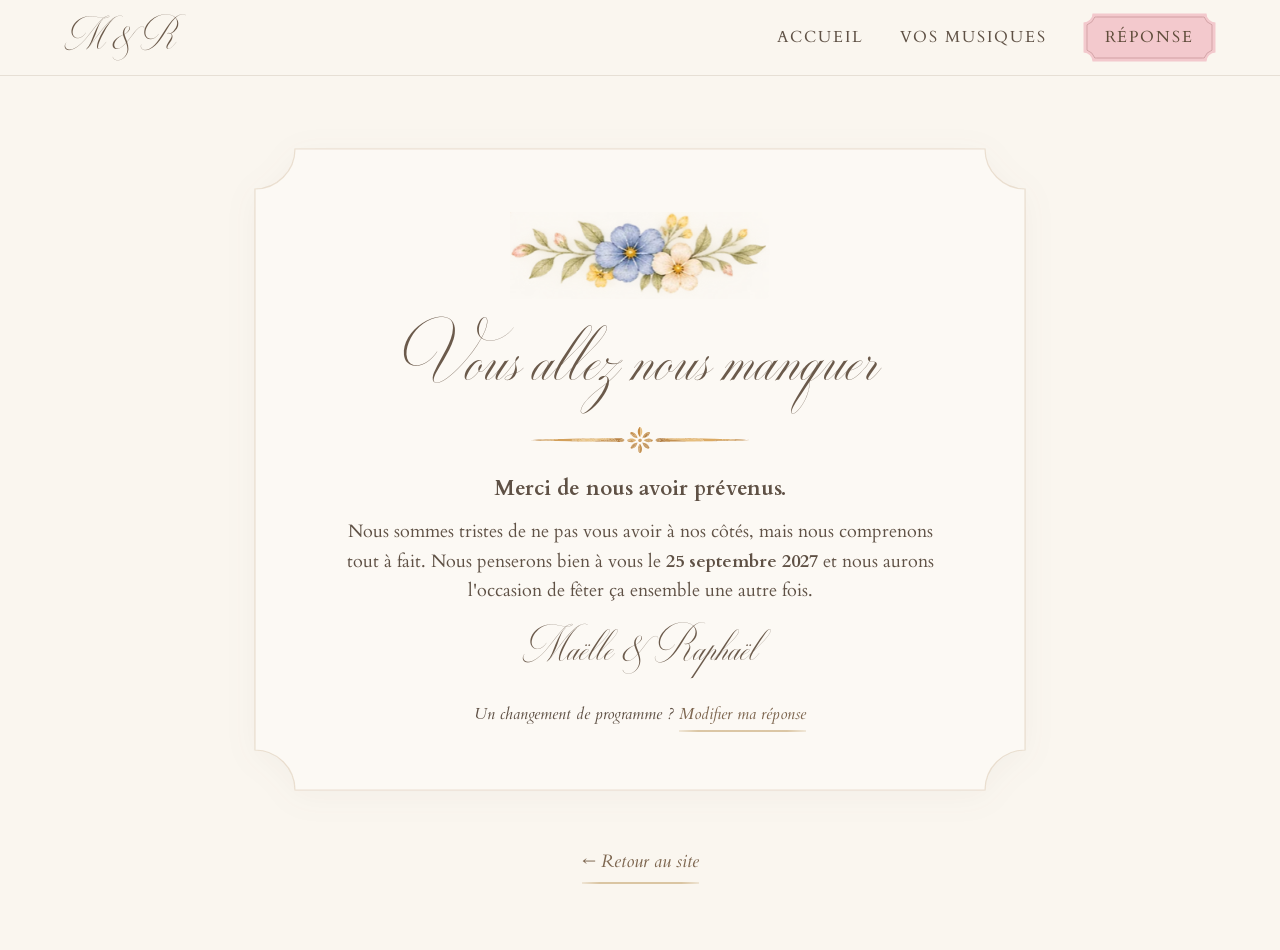
<file: v3/merci-non.html>
<!doctype html>
<html lang="fr" class="theme-v3">
<head>
<meta charset="utf-8">
<meta name="viewport" content="width=device-width, initial-scale=1">
<title>Vous allez nous manquer — Maëlle &amp; Raphaël</title>
<meta name="description" content="Mariage de Maëlle et Raphaël le 25 septembre 2027 : programme, infos pratiques et réponse.">
<link rel="preconnect" href="https://fonts.googleapis.com">
<link rel="preconnect" href="https://fonts.gstatic.com" crossorigin>
<link rel="stylesheet" href="https://fonts.googleapis.com/css2?family=Cardo:ital,wght@0,400;0,700;1,400&amp;display=swap">
<link rel="stylesheet" href="../css/style.css">
<script src="../js/main.js" defer></script>
</head>
<body>

<header class="entete">
  <a class="logo" href="index.html" aria-label="Accueil — Maëlle et Raphaël">M &amp; R</a>
  <nav class="nav-desktop" aria-label="Navigation principale">
    <a href="index.html">ACCUEIL</a>
    <a href="musiques.html">VOS MUSIQUES</a>
    <a class="bouton" href="rsvp.html">RÉPONSE</a>
  </nav>
  <button class="bouton-menu" type="button" aria-expanded="false" aria-controls="menu-mobile" aria-label="Ouvrir le menu">
    <svg class="icone-ouvrir" width="24" height="24" viewBox="0 0 24 24" fill="none" stroke="currentColor" stroke-width="1.4" aria-hidden="true"><path d="M3 7h18M3 12h18M3 17h18"/></svg>
    <svg class="icone-fermer" width="24" height="24" viewBox="0 0 24 24" fill="none" stroke="currentColor" stroke-width="1.4" aria-hidden="true"><path d="M6 6l12 12M18 6L6 18"/></svg>
  </button>
</header>

<div class="menu-mobile" id="menu-mobile" hidden>
  <nav class="carte" aria-label="Menu">
    <img class="ornement" src="../assets/img/fleurs-couronne.webp" alt="">
    <a class="lien-menu" href="index.html">Accueil</a>
    <img class="separateur" src="../assets/img/separateur.svg" alt="">
    <a class="lien-menu" href="musiques.html">Vos musiques</a>
    <a class="bouton" href="rsvp.html">Réponse</a>
    <p class="manuscrit pied-menu">Maëlle &amp; Raphaël</p>
    <p class="date-menu">LE 25 SEPTEMBRE 2027</p>
  </nav>
</div>

<main class="contenu">
  <section class="carte carte--etroite manquer">
    <img class="guirlande" src="../assets/img/fleurs-guirlande.webp" alt="">
    <h1 class="manuscrit">Vous allez nous manquer</h1>
    <img class="separateur" src="../assets/img/separateur.svg" alt="">
    <p class="confirmation">Merci de nous avoir prévenus.</p>
    <p class="message">Nous sommes tristes de ne pas vous avoir à nos côtés, mais nous comprenons tout à fait. Nous penserons bien à vous le <strong>25 septembre 2027</strong> et nous aurons l'occasion de fêter ça ensemble une autre fois.</p>
    <p class="manuscrit signature">Maëlle &amp; Raphaël</p>
    <p class="modifier">Un changement de programme ? <a href="rsvp.html">Modifier ma réponse</a></p>
  </section>
  <a class="retour" href="index.html">← Retour au site</a>
</main>
</body>
</html>
</file>
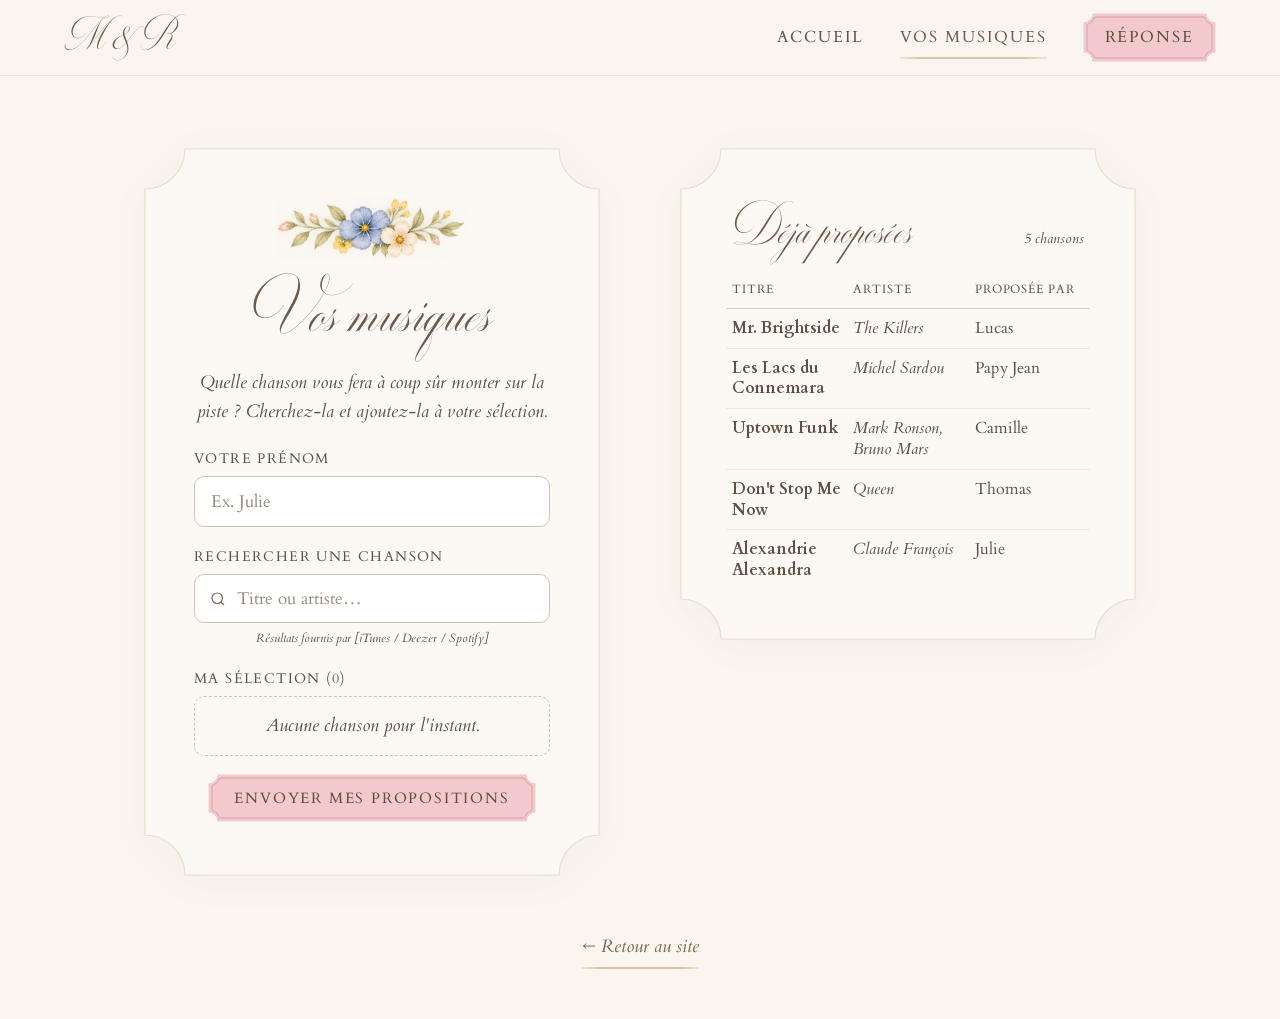
<file: v3/musiques.html>
<!doctype html>
<html lang="fr" class="theme-v3">
<head>
<meta charset="utf-8">
<meta name="viewport" content="width=device-width, initial-scale=1">
<title>Vos musiques — Maëlle &amp; Raphaël</title>
<meta name="description" content="Mariage de Maëlle et Raphaël le 25 septembre 2027 : programme, infos pratiques et réponse.">
<link rel="preconnect" href="https://fonts.googleapis.com">
<link rel="preconnect" href="https://fonts.gstatic.com" crossorigin>
<link rel="stylesheet" href="https://fonts.googleapis.com/css2?family=Cardo:ital,wght@0,400;0,700;1,400&amp;display=swap">
<link rel="stylesheet" href="../css/style.css">
<script src="../js/main.js" defer></script>
</head>
<body>

<header class="entete">
  <a class="logo" href="index.html" aria-label="Accueil — Maëlle et Raphaël">M &amp; R</a>
  <nav class="nav-desktop" aria-label="Navigation principale">
    <a href="index.html">ACCUEIL</a>
    <a href="musiques.html" aria-current="page">VOS MUSIQUES</a>
    <a class="bouton" href="rsvp.html">RÉPONSE</a>
  </nav>
  <button class="bouton-menu" type="button" aria-expanded="false" aria-controls="menu-mobile" aria-label="Ouvrir le menu">
    <svg class="icone-ouvrir" width="24" height="24" viewBox="0 0 24 24" fill="none" stroke="currentColor" stroke-width="1.4" aria-hidden="true"><path d="M3 7h18M3 12h18M3 17h18"/></svg>
    <svg class="icone-fermer" width="24" height="24" viewBox="0 0 24 24" fill="none" stroke="currentColor" stroke-width="1.4" aria-hidden="true"><path d="M6 6l12 12M18 6L6 18"/></svg>
  </button>
</header>

<div class="menu-mobile" id="menu-mobile" hidden>
  <nav class="carte" aria-label="Menu">
    <img class="ornement" src="../assets/img/fleurs-couronne.webp" alt="">
    <a class="lien-menu" href="index.html">Accueil</a>
    <img class="separateur" src="../assets/img/separateur.svg" alt="">
    <a class="lien-menu" href="musiques.html" aria-current="page">Vos musiques</a>
    <a class="bouton" href="rsvp.html">Réponse</a>
    <p class="manuscrit pied-menu">Maëlle &amp; Raphaël</p>
    <p class="date-menu">LE 25 SEPTEMBRE 2027</p>
  </nav>
</div>

<main class="contenu contenu--musiques">
  <div class="grille-musiques">
    <section class="carte carte-musiques">
      <img class="guirlande" src="../assets/img/fleurs-guirlande.webp" alt="">
      <h1 class="manuscrit">Vos musiques</h1>
      <p class="intro">Quelle chanson vous fera à coup sûr monter sur la piste ? Cherchez-la et ajoutez-la à votre sélection.</p>

      <form class="formulaire" id="form-musiques">
        <div class="champ">
          <label class="petites-caps" for="prenom">Votre prénom</label>
          <input class="saisie" id="prenom" name="prenom" type="text" placeholder="Ex. Julie" autocomplete="given-name">
        </div>

        <div class="champ">
          <label class="petites-caps" for="recherche">Rechercher une chanson</label>
          <div class="recherche">
            <svg width="18" height="18" viewBox="0 0 24 24" fill="none" stroke="#7d664f" stroke-width="1.6" aria-hidden="true"><circle cx="11" cy="11" r="7"/><path d="M20 20l-4-4"/></svg>
            <input id="recherche" type="search" placeholder="Titre ou artiste…" autocomplete="off" aria-controls="resultats">
          </div>
          <ul class="resultats" id="resultats" aria-live="polite" hidden></ul>
          <p class="source">Résultats fournis par [iTunes / Deezer / Spotify]</p>
        </div>

        <div class="champ">
          <p class="petites-caps">Ma sélection (<span id="nb-selection">0</span>)</p>
          <ul class="selection" id="selection"></ul>
        </div>

        <button class="bouton" type="submit" style="align-self: center">Envoyer mes propositions</button>
      </form>

      <div class="envoye" id="envoye" hidden>
        <p class="manuscrit grand-merci">Merci !</p>
        <p>Vos chansons sont bien notées. Rendez-vous sur la piste de danse le 25 septembre 2027 !</p>
        <button class="lien-bouton" type="button" id="encore">Proposer d'autres chansons</button>
      </div>
    </section>

    <section class="carte carte-proposees">
      <div class="tete">
        <h2 class="manuscrit">Déjà proposées</h2>
        <p class="compte"><span id="nb-proposees">0</span> chansons</p>
      </div>
      <table class="tableau">
        <thead><tr><th scope="col">TITRE</th><th scope="col">ARTISTE</th><th scope="col">PROPOSÉE PAR</th></tr></thead>
        <tbody id="proposees"></tbody>
      </table>
    </section>

    <a class="retour" href="index.html">← Retour au site</a>
  </div>
</main>
</body>
</html>
</file>
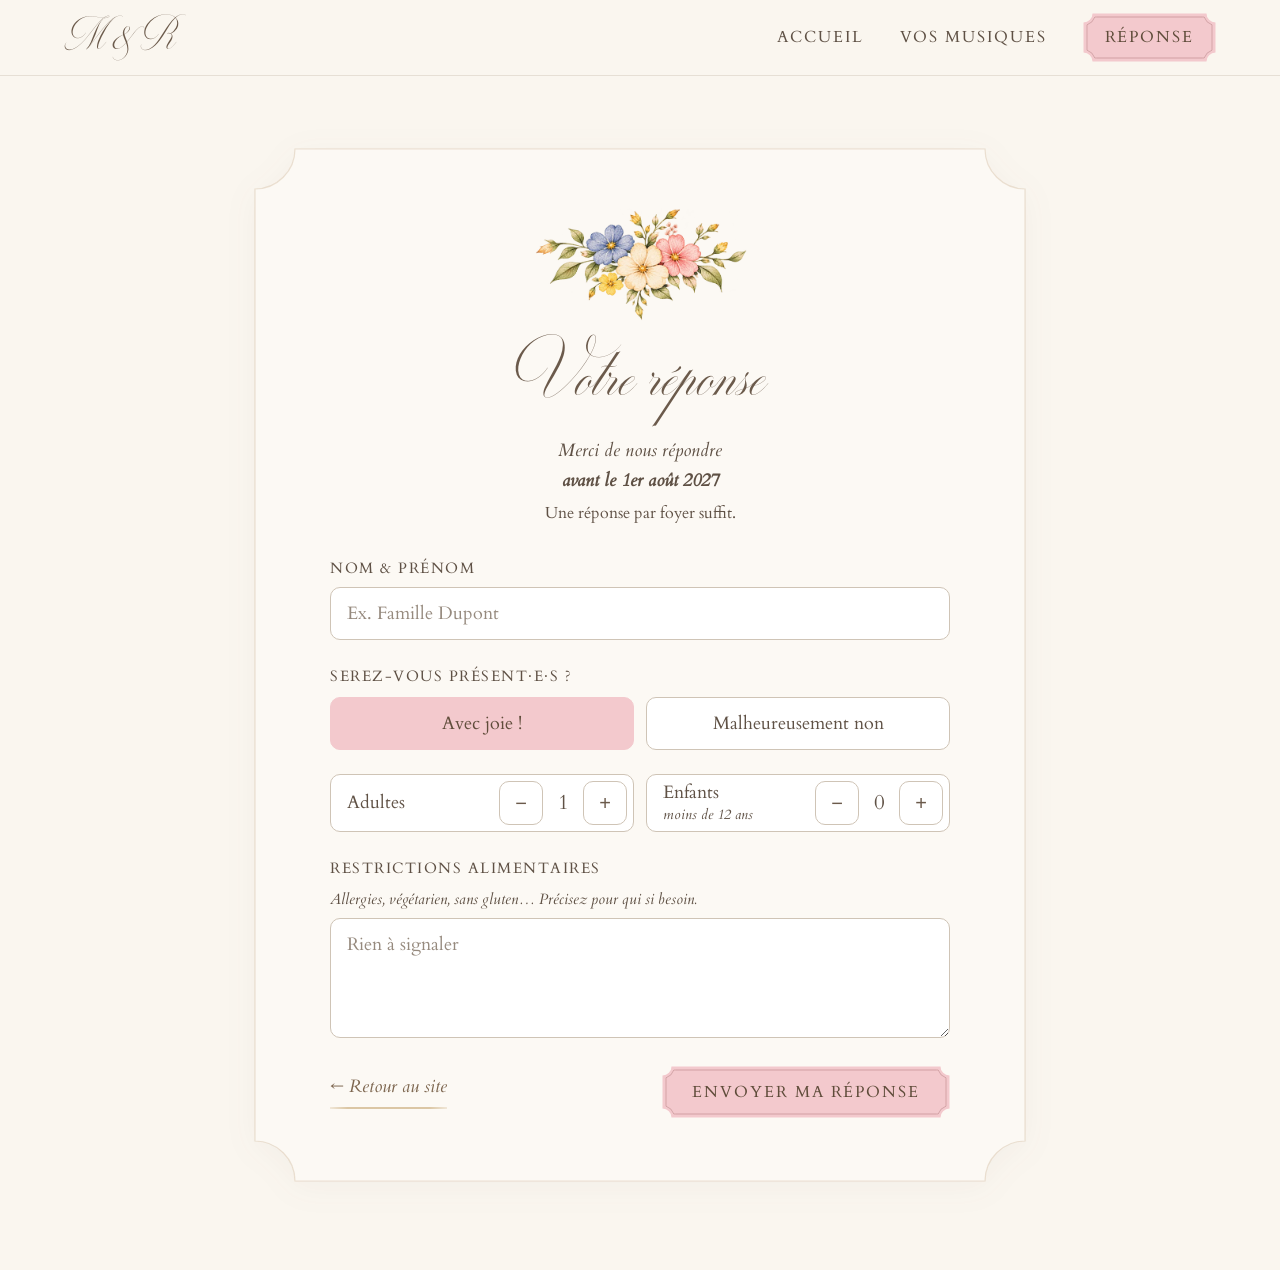
<file: v3/rsvp.html>
<!doctype html>
<html lang="fr" class="theme-v3">
<head>
<meta charset="utf-8">
<meta name="viewport" content="width=device-width, initial-scale=1">
<title>Votre réponse — Maëlle &amp; Raphaël</title>
<meta name="description" content="Mariage de Maëlle et Raphaël le 25 septembre 2027 : programme, infos pratiques et réponse.">
<link rel="preconnect" href="https://fonts.googleapis.com">
<link rel="preconnect" href="https://fonts.gstatic.com" crossorigin>
<link rel="stylesheet" href="https://fonts.googleapis.com/css2?family=Cardo:ital,wght@0,400;0,700;1,400&amp;display=swap">
<link rel="stylesheet" href="../css/style.css">
<script src="../js/main.js" defer></script>
</head>
<body>

<header class="entete">
  <a class="logo" href="index.html" aria-label="Accueil — Maëlle et Raphaël">M &amp; R</a>
  <nav class="nav-desktop" aria-label="Navigation principale">
    <a href="index.html">ACCUEIL</a>
    <a href="musiques.html">VOS MUSIQUES</a>
    <a class="bouton" href="rsvp.html" aria-current="page">RÉPONSE</a>
  </nav>
  <button class="bouton-menu" type="button" aria-expanded="false" aria-controls="menu-mobile" aria-label="Ouvrir le menu">
    <svg class="icone-ouvrir" width="24" height="24" viewBox="0 0 24 24" fill="none" stroke="currentColor" stroke-width="1.4" aria-hidden="true"><path d="M3 7h18M3 12h18M3 17h18"/></svg>
    <svg class="icone-fermer" width="24" height="24" viewBox="0 0 24 24" fill="none" stroke="currentColor" stroke-width="1.4" aria-hidden="true"><path d="M6 6l12 12M18 6L6 18"/></svg>
  </button>
</header>

<div class="menu-mobile" id="menu-mobile" hidden>
  <nav class="carte" aria-label="Menu">
    <img class="ornement" src="../assets/img/fleurs-couronne.webp" alt="">
    <a class="lien-menu" href="index.html">Accueil</a>
    <img class="separateur" src="../assets/img/separateur.svg" alt="">
    <a class="lien-menu" href="musiques.html">Vos musiques</a>
    <a class="bouton" href="rsvp.html" aria-current="page">Réponse</a>
    <p class="manuscrit pied-menu">Maëlle &amp; Raphaël</p>
    <p class="date-menu">LE 25 SEPTEMBRE 2027</p>
  </nav>
</div>

<main class="contenu">
  <section class="carte carte--etroite carte-rsvp">
    <img class="ornement" src="../assets/img/fleurs-couronne.webp" alt="">
    <h1 class="manuscrit">Votre réponse</h1>
    <p class="rappel">Merci de nous répondre</p>
    <p class="echeance">avant le 1er août 2027</p>
    <p class="foyer">Une réponse par foyer suffit.</p>

    <form class="formulaire" id="form-rsvp" action="merci-oui.html" method="get" data-merci-oui="merci-oui.html" data-merci-non="merci-non.html">
      <div class="champ">
        <label class="petites-caps" for="nom">Nom &amp; prénom</label>
        <input class="saisie" id="nom" name="nom" type="text" placeholder="Ex. Famille Dupont" autocomplete="name" required>
      </div>

      <fieldset>
        <legend class="petites-caps">Serez-vous présent·e·s ?</legend>
        <div class="choix">
          <input type="radio" id="presence-oui" name="presence" value="oui" checked>
          <label for="presence-oui">Avec joie !</label>
          <input type="radio" id="presence-non" name="presence" value="non">
          <label for="presence-non">Malheureusement non</label>
        </div>
      </fieldset>

      <div class="si-present">
        <div class="compteurs">
          <div class="compteur" data-min="1" data-max="10">
            <span class="libelle" id="lib-adultes">Adultes</span>
            <div class="reglage">
              <button type="button" data-pas="-1" aria-label="Retirer un adulte">−</button>
              <output aria-labelledby="lib-adultes" aria-live="polite">1</output>
              <button type="button" data-pas="1" aria-label="Ajouter un adulte">+</button>
            </div>
            <input type="hidden" name="adultes" value="1">
          </div>
          <div class="compteur" data-min="0" data-max="10">
            <span class="libelle" id="lib-enfants">Enfants<br><small>moins de 12 ans</small></span>
            <div class="reglage">
              <button type="button" data-pas="-1" aria-label="Retirer un enfant">−</button>
              <output aria-labelledby="lib-enfants" aria-live="polite">0</output>
              <button type="button" data-pas="1" aria-label="Ajouter un enfant">+</button>
            </div>
            <input type="hidden" name="enfants" value="0">
          </div>
        </div>
        <div class="champ">
          <label class="petites-caps" for="restrictions">Restrictions alimentaires</label>
          <p class="aide" id="aide-restrictions">Allergies, végétarien, sans gluten… Précisez pour qui si besoin.</p>
          <textarea class="saisie" id="restrictions" name="restrictions" placeholder="Rien à signaler" aria-describedby="aide-restrictions"></textarea>
        </div>
      </div>

      <div class="pied-formulaire">
        <a class="retour" href="index.html">← Retour au site</a>
        <button class="bouton" type="submit">Envoyer ma réponse</button>
      </div>
    </form>
  </section>
</main>
</body>
</html>
</file>
<file: css/style.css>
/* ==========================================================================
   Site faire-part — Maëlle & Raphaël
   Feuille de style du site, d'après la maquette V3 (fond blanc cassé).
   Mobile d'abord ; la mise en page desktop s'active à partir de 900px.
   ========================================================================== */

@font-face {
  font-family: 'Milton Two';
  src: url('../assets/fonts/milton-two.otf') format('opentype');
  font-display: swap;
}

:root {
  --fond: #faf6ef;          /* V3 : blanc cassé (V2 : #ffffff) */
  --texte: #5f5145;
  --titre: #6b5a4b;
  --lien: #7d664f;
  --lien-survol: #5f4c3a;
  --bouton: #f3c9cd;        /* rose poudré */
  --texte-bouton: #5f4c3a;
  --bordure: #cfc4b6;
  --filet: #d8cfc3;
  --filet-entete: #e6dfd5;
  --placeholder: #968a7e;
  --champ: #ffffff;

  --manuscrit: 'Milton Two', cursive;
  --serif: 'Cardo', Georgia, serif;

  --cadre: 28px;            /* bordure transparente des cartes (marge des décors) */
}

*, *::before, *::after { box-sizing: border-box; }

html { -webkit-text-size-adjust: 100%; }

body {
  margin: 0;
  background: var(--fond);
  color: var(--texte);
  font-family: var(--serif);
  font-size: 16px;
  line-height: 1.6;
  overflow-x: hidden;
}

img { max-width: 100%; height: auto; }

a { color: var(--lien); }
/* Liens de texte : pas de soulignement classique, un filet doré comme les séparateurs */
.contenu a:not(.bouton):not(.bouton-contour), .retour, .lien-bouton {
  text-decoration: none;
  padding-bottom: 9px;
  background: url('../assets/img/soulignement.svg') center bottom / 100% 6px no-repeat;
}
.contenu a:not(.bouton):not(.bouton-contour):hover, .retour:hover, .lien-bouton:hover { color: var(--lien-survol); filter: brightness(.95); }
a:hover { color: var(--lien-survol); }

:focus-visible { outline: 2px solid var(--texte-bouton); outline-offset: 3px; }

p { margin: 0; }

.visually-hidden {
  position: absolute !important;
  width: 1px; height: 1px;
  overflow: hidden; clip: rect(0 0 0 0);
  white-space: nowrap;
}

/* --------------------------------------------------------------------------
   Typographie
   -------------------------------------------------------------------------- */

.manuscrit {
  font-family: var(--manuscrit);
  font-weight: 400;
  line-height: 1;
  color: var(--titre);
}

h1, h2 { margin: 0; }
.titre-xl { font-size: 80px; }
.titre-l  { font-size: 67px; }
.titre-m  { font-size: 46px; }
.signature { font-size: 46px; margin-top: 14px; }

.petites-caps {
  font-size: 14px;
  letter-spacing: 0.1em;
  text-transform: uppercase;
}

.italique { font-style: italic; }

/* --------------------------------------------------------------------------
   En-tête et navigation
   -------------------------------------------------------------------------- */

.entete {
  position: sticky;
  top: 0;
  z-index: 20;
  height: 56px;
  display: flex;
  align-items: center;
  justify-content: space-between;
  padding: 0 20px;
  background: var(--fond);
  border-bottom: 1px solid var(--filet-entete);
}

.logo {
  font-family: var(--manuscrit);
  font-size: 39px;
  line-height: 1;
  color: var(--titre);
  text-decoration: none;
}
.logo:hover { color: var(--titre); }

.nav-desktop { display: none; }

.bouton-menu {
  width: 44px; height: 44px;
  display: flex; align-items: center; justify-content: center;
  padding: 0;
  border: 0;
  background: transparent;
  color: var(--titre);
  cursor: pointer;
}
.bouton-menu .icone-fermer { display: none; }
.bouton-menu[aria-expanded="true"] .icone-ouvrir { display: none; }
.bouton-menu[aria-expanded="true"] .icone-fermer { display: block; }

/* Menu plein écran (mobile) */
.menu-mobile {
  position: fixed;
  inset: 56px 0 0 0;
  z-index: 15;
  display: flex;
  padding: 18px 14px 24px;
  background: var(--fond);
  overflow-y: auto;
}
.menu-mobile[hidden] { display: none; }

/* Ouverture du menu : le fond apparaît, puis les éléments montent l'un après l'autre */
@media (prefers-reduced-motion: no-preference) {
  .menu-mobile:not([hidden]) { animation: menu-fond .35s ease both; }
  .menu-mobile:not([hidden]) .carte { animation: menu-carte .5s cubic-bezier(.2, .7, .2, 1) both; }
  .menu-mobile:not([hidden]) .carte > * { animation: monte .6s cubic-bezier(.2, .7, .2, 1) both; }
  .menu-mobile:not([hidden]) .carte > .ornement { animation: fleur-pousse .9s cubic-bezier(.2, .7, .2, 1) .1s both; }
  .menu-mobile .carte > :nth-child(2) { animation-delay: .15s !important; }
  .menu-mobile .carte > :nth-child(3) { animation-delay: .22s !important; }
  .menu-mobile .carte > :nth-child(4) { animation-delay: .29s !important; }
  .menu-mobile .carte > :nth-child(5) { animation-delay: .36s !important; }
  .menu-mobile .carte > :nth-child(6) { animation-delay: .45s !important; }
  .menu-mobile .carte > :nth-child(7) { animation-delay: .52s !important; }
  /* Fermeture : fondu rapide (classe posée par js/main.js avant de masquer) */
  .menu-mobile.fermeture { animation: menu-sortie .25s ease both !important; }
  .bouton-menu svg { transition: transform .35s cubic-bezier(.2, .7, .2, 1); }
  .bouton-menu[aria-expanded="true"] .icone-fermer { animation: menu-icone .35s cubic-bezier(.2, .7, .2, 1) both; }
}
@keyframes menu-fond { from { opacity: 0; } }
@keyframes menu-carte { from { opacity: 0; transform: translateY(-14px) scale(.98); } }
@keyframes menu-sortie { to { opacity: 0; transform: translateY(-8px); } }
@keyframes menu-icone { from { opacity: 0; transform: rotate(-90deg); } }

.menu-mobile .carte {
  flex-grow: 1;
  gap: 6px;
  padding: 30px 8px 28px;
}
.menu-mobile .ornement { width: 200px; margin-bottom: 18px; }
.menu-mobile .lien-menu {
  display: block;
  padding: 12px 24px;
  font-family: var(--manuscrit);
  font-size: 51px;
  line-height: 1;
  color: var(--titre);
  text-decoration: none;
}
.menu-mobile .separateur { width: 150px; margin: 4px 0; }
.menu-mobile .bouton { margin-top: 22px; padding: 14px 36px; font-size: 16px; letter-spacing: 0.14em; }
.menu-mobile .pied-menu { margin-top: auto; padding-top: 24px; font-size: 41px; }
.menu-mobile .date-menu { margin-top: 6px; font-size: 15px; letter-spacing: 0.04em; }

body.menu-ouvert { overflow: hidden; }

/* --------------------------------------------------------------------------
   Mise en page
   -------------------------------------------------------------------------- */

.contenu {
  display: flex;
  flex-direction: column;
  align-items: center;
  gap: 18px;
  padding: 18px 14px 32px;
  overflow-x: clip;
}

.carte {
  position: relative;
  z-index: 0;
  width: 100%;
  border: var(--cadre) solid transparent;
  display: flex;
  flex-direction: column;
  align-items: center;
  text-align: center;
}

.titre-l { line-height: 0.9; }

.separateur-section {
  width: 150px;
  opacity: 0.9;
}

.separateur { display: block; }

/* Décors floraux : position mobile par défaut, desktop via les variables --d* */
.deco {
  position: absolute;
  z-index: -1;
  pointer-events: none;
  width: var(--w);
  left: var(--l, auto);
  right: var(--r, auto);
  top: var(--t, auto);
  bottom: var(--b, auto);
  transform: var(--tr, none);
}
.deco--desktop { display: none; }

.retour { font-style: italic; }

.paragraphes { display: flex; flex-direction: column; gap: 10px; }

/* --------------------------------------------------------------------------
   Boutons
   -------------------------------------------------------------------------- */

.bouton {
  display: inline-flex;
  align-items: center;
  justify-content: center;
  gap: 10px;
  padding: 14px 26px;
  border: 0;
  border-radius: 14px;
  background: var(--bouton);
  color: var(--texte-bouton);
  font-family: inherit;
  font-size: 15px;
  letter-spacing: 0.12em;
  text-decoration: none;
  text-transform: uppercase;
  cursor: pointer;
}
.bouton:hover { color: var(--texte-bouton); filter: brightness(0.96); }

/* Boutons roses façon liseré : coins incurvés et filet intérieur, comme les encarts
   (dessin 9-slice : les coins gardent leur forme quelle que soit la taille du bouton) */
.bouton, .bouton-contour { position: relative; isolation: isolate; }
.bouton { background: none; border-radius: 0; }
.bouton::before, .bouton-contour::before {
  content: "";
  position: absolute;
  inset: 0;
  z-index: -1;
  border: 14px solid transparent;
  border-image: url('../assets/cadres/bouton.svg') 14 fill / 14px stretch;
  pointer-events: none;
}
.bouton-contour::before { border-image-source: url('../assets/cadres/bouton-contour.svg'); }
.bouton-contour:hover::before { border-image-source: url('../assets/cadres/bouton-contour-survol.svg'); }

.bouton-contour {
  padding: 10px 18px;
  border: 0;
  color: var(--texte-bouton);
  font-size: 14px;
  letter-spacing: 0.1em;
  text-decoration: none;
}
.bouton-contour:hover { color: var(--texte-bouton); }

/* --------------------------------------------------------------------------
   Accueil
   -------------------------------------------------------------------------- */

/* Accueil plein écran : titre, château et fleurs qui encadrent toute la page */
.hero-plein {
  position: relative;
  overflow: hidden;
  isolation: isolate;
  min-height: calc(100svh - 56px);
  display: flex;
  align-items: flex-start;
  justify-content: center;
  padding: 44px 20px 0;
  text-align: center;
}
/* Château en fond, ancré en bas et fondu vers le haut pour laisser respirer le titre */
.chateau-fond {
  position: absolute;
  z-index: -2;
  left: 50%;
  bottom: 0;
  width: 128%;
  max-width: none;
  transform: translateX(-50%);
  opacity: 0.9;
  -webkit-mask-image: linear-gradient(to bottom, transparent 0%, #000 30%);
  mask-image: linear-gradient(to bottom, transparent 0%, #000 30%);
  pointer-events: none;
}
.hero-centre { display: flex; flex-direction: column; align-items: center; }
.titre-hero { font-size: 68px; line-height: 1.05; }
.titre-hero .esperluette { font-size: 0.75em; margin-right: 0.08em; }
.hero-plein .separateur { width: 160px; margin: 18px 0 12px; }
.hero-plein .date { font-size: 20px; letter-spacing: 0.08em; color: var(--titre); }

/* Cadre fleuri fixe (accueil) : les fleurs restent autour de l'écran, le contenu défile par-dessus */
.cadre-fleuri {
  position: fixed;
  inset: 56px 0 0 0;
  z-index: -1;
  overflow: hidden;
  pointer-events: none;
}
.fleur { position: absolute; pointer-events: none; height: auto; }
.f-mg, .f-md, .f-bg2, .f-bd2 { display: none; }
/* En mobile les cartes passent devant les fleurs : fond opaque pour garder le texte lisible */
.page-accueil .contenu .deco { display: none; }
.page-accueil .hero-plein { z-index: 0; }
/* Chaque fleur est placée par le pied de sa tige (--bx/--by, en fraction de l'image)
   sur un point du bord de l'écran (--ax/--ay), puis tournée autour de ce pied :
   les branches semblent sortir du bord. */
.fleur {
  width: var(--w);
  left: var(--ax);
  top: var(--ay);
  translate: calc(var(--bx) * -100%) calc(var(--by) * -100%);
  transform-origin: calc(var(--bx) * 100%) calc(var(--by) * 100%);
  transform: var(--t, none);
}
.f-hg, .f-hd { --bx: 0; --by: .81; --w: 112px; --ay: calc(var(--w) * .99 + 4px); }
.f-hg { --ax: -4px; }
.f-hd { --ax: calc(100% + 4px); --t: scaleX(-1); }
.f-mg, .f-md, .f-bg2, .f-bd2 { --bx: .24; --by: .98; }
.f-bg, .f-bd { --bx: .27; --by: .96; --w: 96px; --ay: calc(100% + 6px); }
.f-bg { --ax: 22px; --t: rotate(18deg); }
.f-bd { --ax: calc(100% - 22px); --t: scaleX(-1) rotate(18deg); }

.invites { padding: 30px 8px 26px; }
.invites .separateur { width: 170px; margin: 10px 0 18px; }

.histoire { padding: 30px 8px 30px; }
.histoire-texte { display: flex; flex-direction: column; align-items: center; }
.histoire .guirlande { width: 200px; margin-bottom: 4px; }
.histoire .sous-titre { margin: 8px 0 18px; font-style: italic; font-size: 17px; }

.photo-histoire {
  display: block;
  width: 100%;
  max-width: 300px;
  height: auto;
  margin-top: 26px;
  border-radius: 14px;
}

.deroulement { padding: 30px 6px 28px; }
.deroulement .ornement { width: 190px; margin-bottom: 4px; }
.deroulement .separateur { width: 170px; margin: 14px 0 20px; }

.etapes {
  list-style: none;
  margin: 0; padding: 0;
  width: 100%;
  display: flex;
  flex-direction: column;
  gap: 22px;
  text-align: left;
}
.etape { display: flex; align-items: center; gap: 14px; }
.etape img { width: 100px; flex-shrink: 0; }
.etape p { line-height: 1.45; }
.etape .adresse { font-size: 14px; }
.deroulement .conseil { margin-top: 22px; font-style: italic; font-size: 15px; }

.dress-code { padding: 30px 8px 26px; }
.palette {
  list-style: none;
  display: flex;
  gap: 14px;
  margin: 16px 0 14px;
  padding: 0;
}
.palette li {
  width: 36px; height: 36px;
  border-radius: 50%;
  background: var(--c);
}
.dress-code .ton { font-size: 18px; }

.presence { padding: 30px 8px 30px; }
.presence h2 { font-size: 60px; }
.presence .rappel { margin-top: 16px; font-style: italic; }
.presence .echeance { font-style: italic; font-weight: 700; font-size: 18px; }
.presence .details { margin: 12px 0 22px; }

.infos { padding: 30px 6px 26px; }
.infos-liste {
  width: 100%;
  margin-top: 18px;
  display: flex;
  flex-direction: column;
  gap: 18px;
}
.info + .info::before {
  content: "";
  display: block;
  width: 60px; height: 1px;
  margin: 0 auto 18px;
  background: var(--filet);
}
.info h3 {
  margin: 0 0 4px;
  font-size: 15px;
  font-weight: 400;
  letter-spacing: 0.08em;
}

.contact { padding: 30px 6px 28px; }
.contact .intro { margin: 8px 0 20px; }
.contacts { width: 100%; display: flex; flex-direction: column; gap: 20px; }
.personne { display: flex; flex-direction: column; align-items: center; gap: 2px; }
.personne .prenom { font-size: 48px; }
.personne .actions { display: flex; gap: 10px; margin-top: 8px; }

/* --------------------------------------------------------------------------
   Formulaires (RSVP, musiques)
   -------------------------------------------------------------------------- */

.formulaire {
  width: 100%;
  display: flex;
  flex-direction: column;
  gap: 20px;
  text-align: left;
}

.champ { display: flex; flex-direction: column; gap: 6px; }
.champ .aide { font-size: 14px; font-style: italic; }

.saisie {
  width: 100%;
  font-family: inherit;
  font-size: 17px;
  color: var(--texte);
  background: var(--champ);
  border: 1px solid var(--bordure);
  border-radius: 10px;
  padding: 12px 14px;
}
.saisie::placeholder { color: var(--placeholder); }
textarea.saisie { min-height: 110px; resize: vertical; }

fieldset { border: 0; padding: 0; margin: 0; min-width: 0; }
legend { padding: 0; margin-bottom: 8px; }

.choix {
  display: grid;
  grid-template-columns: repeat(2, minmax(0, 1fr));
  gap: 10px;
}
.choix input { position: absolute; opacity: 0; pointer-events: none; }
.choix label {
  display: flex;
  align-items: center;
  justify-content: center;
  min-height: 48px;
  padding: 13px 8px;
  border-radius: 10px;
  border: 1px solid var(--bordure);
  background: var(--champ);
  font-size: 16px;
  line-height: 1.2;
  text-align: center;
  cursor: pointer;
}
.choix input:checked + label {
  background: var(--bouton);
  border-color: var(--bouton);
  color: var(--texte-bouton);
}
.choix input:focus-visible + label { outline: 2px solid var(--texte-bouton); outline-offset: 2px; }

.compteurs { display: flex; flex-direction: column; gap: 10px; }
.compteur {
  display: flex;
  align-items: center;
  justify-content: space-between;
  background: var(--champ);
  border: 1px solid var(--bordure);
  border-radius: 10px;
  padding: 6px 6px 6px 14px;
}
.compteur .libelle { font-size: 17px; line-height: 1.2; }
.compteur small { font-size: 13px; font-style: italic; }
.compteur .reglage { display: flex; align-items: center; gap: 2px; }
.compteur button {
  width: 44px; height: 44px;
  border-radius: 10px;
  border: 1px solid var(--bordure);
  background: transparent;
  color: var(--titre);
  font-size: 20px;
  cursor: pointer;
}
.compteur output { width: 34px; text-align: center; font-size: 20px; }

.si-present { display: flex; flex-direction: column; gap: 20px; }
.formulaire:has(#presence-non:checked) .si-present { display: none; }

.pied-formulaire {
  display: flex;
  flex-direction: column;
  align-items: center;
  gap: 24px;
  margin-top: 4px;
}
.pied-formulaire .retour { order: 2; }

/* --------------------------------------------------------------------------
   RSVP / Merci
   -------------------------------------------------------------------------- */

.carte-rsvp { padding: 26px 6px 28px; }
.carte-rsvp .ornement { width: 180px; }
.carte-rsvp h1 { margin-top: 4px; font-size: 69px; }
.carte-rsvp .rappel { margin-top: 10px; font-style: italic; }
.carte-rsvp .echeance { font-style: italic; font-weight: 700; margin-bottom: 4px; }
.carte-rsvp .foyer { font-size: 15px; margin-bottom: 22px; }

.merci { padding: 26px 8px 28px; }
.merci .ornement { width: 200px; }
.merci h1 { margin-top: 4px; font-size: 83px; }
.merci .confirmation { margin-top: 12px; font-size: 18px; font-weight: 700; }
.merci .message { margin-top: 10px; }

.danser { padding: 22px 8px 24px; }
.danser .accroche { font-size: 46px; }
.danser .message { margin: 10px 0 16px; }

.manquer { padding: 30px 8px 30px; }
.manquer .guirlande { width: 210px; }
.manquer h1 { margin-top: 8px; font-size: 69px; }
.manquer .separateur { width: 170px; margin: 14px 0 16px; }
.manquer .confirmation { font-size: 18px; font-weight: 700; }
.manquer .message { margin-top: 10px; }
.manquer .modifier { margin-top: 22px; font-size: 15px; font-style: italic; }

/* --------------------------------------------------------------------------
   Musiques
   -------------------------------------------------------------------------- */

.grille-musiques { width: 100%; display: flex; flex-direction: column; gap: 16px; align-items: center; }

.carte-musiques { padding: 26px 4px 26px; }
.carte-musiques .guirlande { width: 190px; }
.carte-musiques h1 { margin-top: 4px; font-size: 69px; }
.carte-musiques .intro { margin: 10px 0 20px; font-style: italic; }
.carte-musiques .formulaire { gap: 18px; }

.recherche {
  display: flex;
  align-items: center;
  gap: 10px;
  background: var(--champ);
  border: 1px solid var(--bordure);
  border-radius: 10px;
  padding: 0 8px 0 14px;
}
.recherche svg { flex-shrink: 0; }
.recherche input {
  flex-grow: 1;
  min-width: 0;
  border: 0;
  background: transparent;
  font-family: inherit;
  font-size: 17px;
  color: var(--texte);
  padding: 12px 0;
}
.recherche input::placeholder { color: var(--placeholder); }
.recherche input:focus { outline: none; }
.recherche:focus-within { outline: 2px solid var(--texte-bouton); outline-offset: 2px; }

.resultats {
  list-style: none;
  margin: 0; padding: 0;
  background: var(--champ);
  border: 1px solid #e0d7cb;
  border-radius: 10px;
  overflow: hidden;
}
.resultats[hidden] { display: none; }
.resultats li + li { border-top: 1px solid #f0ebe4; }
.resultats .aucun { padding: 12px 14px; font-style: italic; }

.morceau {
  display: flex;
  align-items: center;
  gap: 10px;
  padding: 8px 8px 8px 10px;
}
.morceau .pochette {
  width: 44px; height: 44px;
  flex-shrink: 0;
  border-radius: 6px;
  background: var(--c);
}
.morceau .infos-morceau { flex-grow: 1; min-width: 0; line-height: 1.25; }
.morceau .titre-morceau { font-weight: 700; font-size: 15px; }
.morceau .artiste { font-size: 14px; font-style: italic; }
.morceau .deja { margin-top: 2px; font-size: 12px; color: #8a6a66; }

.bouton-ajout {
  width: 44px; height: 44px;
  flex-shrink: 0;
  display: flex; align-items: center; justify-content: center;
  border-radius: 10px;
  border: 1px solid var(--bouton);
  background: transparent;
  color: var(--texte-bouton);
  cursor: pointer;
}
.bouton-ajout[aria-pressed="true"] { background: var(--bouton); border-color: var(--bouton); }

.source { font-size: 12px; text-align: center; font-style: italic; }

.selection { display: flex; flex-direction: column; gap: 8px; list-style: none; margin: 0; padding: 0; }
.selection .vide {
  padding: 14px;
  border: 1px dashed var(--bordure);
  border-radius: 10px;
  text-align: center;
  font-style: italic;
}
.selection .morceau {
  padding: 6px 4px 6px 8px;
  background: var(--champ);
  border: 1px solid #e0d7cb;
  border-radius: 10px;
}
.selection .pochette { width: 36px; height: 36px; }
.selection .artiste { font-size: 13px; }
.bouton-retirer {
  width: 44px; height: 44px;
  display: flex; align-items: center; justify-content: center;
  border: 0; border-radius: 10px;
  background: transparent;
  color: var(--texte);
  cursor: pointer;
}

.envoye { display: flex; flex-direction: column; align-items: center; gap: 6px; }
.envoye[hidden] { display: none; }
.envoye .grand-merci { font-size: 62px; }
.lien-bouton {
  margin-top: 6px;
  padding: 10px;
  border: 0;
  background: none;
  font-family: inherit;
  font-size: 16px;
  font-style: italic;
  color: var(--lien);
  cursor: pointer;
}

.carte-proposees { padding: 24px 2px 22px; text-align: left; align-items: stretch; }
.carte-proposees .tete {
  display: flex;
  align-items: baseline;
  justify-content: space-between;
  gap: 12px;
  padding: 0 6px;
  margin-bottom: 10px;
}
.carte-proposees h2 { font-size: 46px; }
.carte-proposees .compte { font-size: 14px; font-style: italic; white-space: nowrap; }
.tableau { width: 100%; border-collapse: collapse; table-layout: fixed; }
.tableau th {
  padding: 8px 6px;
  font-size: 12px;
  font-weight: 400;
  letter-spacing: 0.08em;
  text-align: left;
  border-bottom: 1px solid var(--filet);
}
.tableau td {
  padding: 9px 6px;
  font-size: 14px;
  line-height: 1.3;
  vertical-align: top;
  border-top: 1px solid #efe9e1;
  overflow-wrap: anywhere;
}
.tableau td:first-child { font-weight: 700; }
.tableau td:nth-child(2) { font-style: italic; }

/* ==========================================================================
   Desktop (≥ 900px)
   ========================================================================== */

@media (min-width: 900px) {
  :root { --cadre: 44px; }

  body { font-size: 18px; line-height: 1.65; }

  .titre-xl { font-size: 132px; line-height: 0.95; }
  .titre-l  { font-size: 92px; }
  .signature { font-size: 60px; margin-top: 16px; }

  .entete { height: 76px; padding: 0 64px; }
  .logo { font-size: 51px; }
  .bouton-menu, .menu-mobile { display: none !important; }

  .nav-desktop {
    display: flex;
    align-items: center;
    gap: 36px;
    font-size: 16px;
    letter-spacing: 0.12em;
  }
  .nav-desktop a { color: var(--texte); text-decoration: none; }
  .nav-desktop a:not(.bouton) { padding: 10px 0; }
  .nav-desktop a[aria-current="page"]:not(.bouton) {
    color: var(--titre);
    background: url('../assets/img/soulignement.svg') center bottom / 100% 6px no-repeat;
  }
  .nav-desktop .bouton { padding: 11px 22px; font-size: 16px; color: var(--texte-bouton); }

  .contenu { gap: 32px; padding: 48px 24px 64px; }

  .carte { max-width: 1000px; }

  /* Liseré façon faire-part en desktop : filet fin coloré aux coins incurvés,
     dessiné en 9-slice pour que les coins ne se déforment pas. */
  .carte::before {
    content: "";
    position: absolute;
    z-index: -2;
    inset: -20px;
    border: 50px solid transparent;
    border-image: var(--liseret, url('../assets/cadres/sable.svg')) 50 fill / 50px stretch;
    filter: drop-shadow(0 6px 16px rgba(95, 81, 69, 0.045));
    pointer-events: none;
  }
  .liseret-rose  { --liseret: url('../assets/cadres/rose.svg'); }
  .liseret-jaune { --liseret: url('../assets/cadres/jaune.svg'); }
  .liseret-bleu  { --liseret: url('../assets/cadres/bleu.svg'); }

  /* Ornements propres à chaque couleur, comme sur le faire-part :
     sable = arches en haut et en bas, bleu = arche en haut, rose = encoches sur les côtés. */
  .liseret-sable::after,
  .liseret-bleu::after,
  .liseret-rose::after {
    content: "";
    position: absolute;
    z-index: -1;
    inset: -44px -20px;
    background-repeat: no-repeat;
    pointer-events: none;
  }
  .liseret-sable::after {
    background-image: url('../assets/cadres/arche-haut-sable.svg'), url('../assets/cadres/arche-bas-sable.svg');
    background-position: top center, bottom center;
  }
  .liseret-bleu::after {
    background-image: url('../assets/cadres/arche-haut-bleu.svg');
    background-position: top center;
  }
  /* Encoches découpées pour de vrai dans le fond : on voit ce qu'il y a derrière (château) */
  .liseret-rose:not(.histoire)::before {
    -webkit-mask-image: radial-gradient(circle at 0 50%, transparent 16px, #000 16.5px), radial-gradient(circle at 100% 50%, transparent 16px, #000 16.5px);
    -webkit-mask-composite: source-in;
    mask-image: radial-gradient(circle at 0 50%, transparent 16px, #000 16.5px), radial-gradient(circle at 100% 50%, transparent 16px, #000 16.5px);
    mask-composite: intersect;
  }
  /* Notre histoire : cadre rose sans encoches */
  .histoire.liseret-rose::after { content: none; }
  .liseret-rose::after {
    inset: -20px;
    background-image: url('../assets/cadres/encoche-g-rose.svg'), url('../assets/cadres/encoche-d-rose.svg');
    background-position: left center, right center;
  }
  .menu-mobile .carte::before { content: none; }
  .carte--etroite { max-width: 820px; }

  .separateur-section { width: 230px; }

  .deco {
    width: var(--dw, var(--w));
    left: var(--dl, auto);
    right: var(--dr, auto);
    top: var(--dt, auto);
    bottom: var(--db, auto);
    transform: var(--dtr, var(--tr, none));
  }
  .deco--desktop { display: block; }
  .deco--mobile { display: none; }

  /* Accueil plein écran */
  .hero-plein { min-height: calc(100svh - 76px); padding: 7vh 200px 0; }
  .chateau-fond { width: min(1180px, 88vw, 105vh); }
  /* Château fixe en arrière-plan : au défilement il grossit et remonte (js/main.js
     pose --cy, --cs et --co), le titre s'efface et le contenu passe par-dessus */
  .page-accueil .chateau-fond {
    position: fixed;
    transform-origin: 50% 100%;
    transform: translateX(-50%) translateY(var(--cy, 0px)) scale(var(--cs, 1));
    opacity: var(--co, .9);
    will-change: transform, opacity;
  }
  .page-accueil .hero-centre { will-change: transform, opacity; }
  .titre-hero { font-size: clamp(110px, 10vw, 150px); white-space: nowrap; }
  .titre-hero .esperluette { font-size: 0.8em; margin: 0 0.1em; }
  .mobile-seul { display: none; }
  .hero-plein .separateur { width: 240px; margin: 20px 0 14px; }
  .hero-plein .date { font-size: 26px; }

  .cadre-fleuri { top: 76px; }
  .f-mg, .f-md, .f-bg2, .f-bd2 { display: block; }
  .f-hg, .f-hd { --w: clamp(230px, 20vw, 320px); --ay: calc(var(--w) * .99 + 6px); }
  .f-mg, .f-md { --w: clamp(110px, 9vw, 150px); --ay: 58%; }
  .f-mg { --ax: -6px; --t: rotate(72deg); }
  .f-md { --ax: calc(100% + 6px); --t: scaleX(-1) rotate(72deg); }
  .f-bg, .f-bd { --w: clamp(140px, 12vw, 190px); }
  .f-bg { --ax: 4vw; --t: rotate(14deg); }
  .f-bd { --ax: calc(100% - 4vw); --t: scaleX(-1) rotate(14deg); }
  .f-bg2, .f-bd2 { --w: clamp(110px, 9vw, 140px); --ay: calc(100% + 6px); }
  .f-bg2 { --ax: calc(4vw + 150px); --t: rotate(32deg); }
  .f-bd2 { --ax: calc(100% - 4vw - 150px); --t: scaleX(-1) rotate(32deg); }

  .invites { padding: 44px 100px 40px; }
  .invites .separateur { width: 220px; margin: 12px 0 22px; }
  .paragraphes { gap: 8px; }

  .histoire {
    padding: 48px 56px;
    display: grid;
    grid-template-columns: minmax(0, 3fr) minmax(0, 2fr);
    gap: 56px;
    align-items: center;
  }
  .histoire .guirlande { width: 220px; margin-bottom: 4px; }
  .histoire .sous-titre { font-size: 20px; }
  .photo-histoire { margin: 0; justify-self: center; max-width: 360px; }

  .deroulement { padding: 44px 40px; }
  .deroulement .ornement { width: 240px; }
  .deroulement .separateur { width: 220px; margin: 16px 0 30px; }
  .etapes {
    display: grid;
    grid-template-columns: repeat(3, minmax(0, 1fr));
    gap: 24px;
    text-align: center;
  }
  .etape { flex-direction: column; gap: 12px; }
  .etape img { width: auto; height: 96px; }
  .etape p { line-height: 1.5; }
  .etape .adresse { display: block; margin-top: 4px; font-size: 15px; }
  .deroulement .conseil { margin-top: 28px; font-size: 16px; }

  .dress-code { padding: 44px 40px 40px; }
  .palette { gap: 18px; margin: 20px 0 16px; }
  .palette li { width: 48px; height: 48px; }
  .dress-code .ton { font-size: 22px; }

  .presence { padding: 44px 40px; }
  .presence h2 { font-size: 92px; }
  .presence .rappel { margin-top: 18px; font-size: 20px; }
  .presence .echeance { font-size: 22px; }
  .presence .details { margin: 12px 0 26px; }
  .presence .bouton { padding: 16px 32px; font-size: 16px; }

  .infos { padding: 44px 40px 40px; }
  .infos-liste {
    margin-top: 28px;
    display: grid;
    grid-template-columns: repeat(3, minmax(0, 1fr));
    gap: 0;
  }
  .info { padding: 0 22px; }
  .info + .info { border-left: 1px solid var(--filet); }
  .info + .info::before { display: none; }
  .info h3 { margin-bottom: 6px; font-size: 16px; }

  .contact { padding: 44px 40px; }
  .contact .intro { margin: 8px 0 28px; }
  .contacts { display: grid; grid-template-columns: repeat(2, minmax(0, 1fr)); gap: 0; }
  .personne + .personne { border-left: 1px solid var(--filet); }
  .personne .prenom { font-size: 64px; }
  .personne .actions { gap: 12px; margin-top: 10px; }
  .bouton-contour { padding: 11px 20px; font-size: 15px; }

  /* RSVP */
  .carte-rsvp { padding: 36px 56px 44px; }
  .carte-rsvp .ornement { width: 240px; }
  .carte-rsvp h1 { font-size: 97px; }
  .carte-rsvp .rappel { margin-top: 12px; }
  .carte-rsvp .foyer { font-size: 16px; margin-bottom: 30px; }
  .formulaire { gap: 24px; }
  .petites-caps { font-size: 15px; }
  .saisie { font-size: 18px; padding: 13px 16px; }
  textarea.saisie { min-height: 120px; }
  .champ .aide { font-size: 15px; }
  .choix { gap: 12px; }
  .choix label { padding: 15px 10px; font-size: 18px; }
  .compteurs { display: grid; grid-template-columns: repeat(2, minmax(0, 1fr)); gap: 12px; }
  .compteur { padding-left: 16px; }
  .compteur .libelle { font-size: 18px; }
  .compteur small { font-size: 14px; }
  .compteur output { width: 36px; font-size: 21px; }
  .si-present { gap: 24px; }
  .pied-formulaire { flex-direction: row; justify-content: space-between; }
  .pied-formulaire .retour { order: 0; }
  .pied-formulaire .bouton { padding: 15px 30px; font-size: 16px; }

  /* Merci */
  .merci { padding: 34px 70px 38px; }
  .merci .ornement { width: 250px; }
  .merci h1 { font-size: 110px; }
  .merci .confirmation { font-size: 21px; }
  .merci .signature, .manquer .signature { font-size: 57px; margin-top: 14px; }

  .danser {
    padding: 26px 40px 28px;
    flex-direction: row;
    align-items: center;
    gap: 30px;
    text-align: left;
  }
  .danser .texte-danser { flex-grow: 1; }
  .danser .accroche { font-size: 53px; }
  .danser .message { margin: 6px 0 0; }
  .danser .bouton { flex-shrink: 0; padding: 15px 26px; font-size: 16px; }

  .manquer { padding: 44px 70px; }
  .manquer .guirlande { width: 260px; }
  .manquer h1 { margin-top: 10px; font-size: 101px; }
  .manquer .separateur { width: 220px; margin: 16px 0 18px; }
  .manquer .confirmation { font-size: 21px; }
  .manquer .modifier { margin-top: 24px; font-size: 16px; }

  /* Musiques */
  .contenu--musiques { padding: 48px 120px; }
  .grille-musiques {
    display: grid;
    grid-template-columns: repeat(2, minmax(0, 1fr));
    gap: 32px;
    align-items: start;
    max-width: 1200px;
  }
  .grille-musiques .retour { grid-column: 1 / -1; justify-self: center; }
  .carte-musiques { padding: 30px 30px 34px; }
  .carte-musiques h1 { font-size: 92px; }
  .carte-musiques .petites-caps { font-size: 14px; }
  .carte-musiques .saisie, .recherche input { font-size: 17px; }
  .carte-proposees { padding: 30px 26px; }
  .carte-proposees h2 { font-size: 64px; }
  .tableau td { font-size: 16px; }
}

@media (min-width: 900px) and (max-width: 1240px) {
  .contenu--musiques { padding: 48px 24px; }
}

/* Écran desktop étroit : pas assez de marge pour les fleurs sans qu'elles couvrent le texte */
@media (min-width: 900px) and (max-width: 1279px) {
  .deco { display: none; }
}

@media (prefers-reduced-motion: no-preference) {
  .bouton, .bouton-contour, .choix label { transition: background-color 0.15s, filter 0.15s; }
}

/* ==========================================================================
   Accueil : défilement par étapes et animations
   ========================================================================== */

/* Défilement par étapes : géré en JS (js/main.js) pour un glissé fluide d'un encart à l'autre */

@media (prefers-reduced-motion: no-preference) {

  /* Arrivée sur la page : les fleurs poussent depuis les bords, puis titre, date et château */
  .cadre-fleuri .fleur { animation: fleur-pousse 1.6s cubic-bezier(.2, .7, .2, 1) both; }
  .f-hg, .f-hd { animation-delay: .1s !important; }
  .f-mg, .f-md { animation-delay: .5s !important; }
  .f-bg, .f-bd { animation-delay: .3s !important; }
  .f-bg2, .f-bd2 { animation-delay: .7s !important; }

  .hero-plein .titre-hero { animation: monte 1.4s cubic-bezier(.2, .7, .2, 1) .6s both; }
  .hero-plein .separateur { animation: deploie 1.1s cubic-bezier(.2, .7, .2, 1) 1.2s both; }
  .hero-plein .date       { animation: monte 1.1s cubic-bezier(.2, .7, .2, 1) 1.4s both; }
  .chateau-fond           { animation: apparait 2.2s ease-out .9s both; }

  /* Défilement : chaque encart apparaît en douceur quand il arrive à l'écran */
  .anim .page-accueil .contenu > * {
    opacity: 0;
    translate: 0 40px;
    transition: opacity .9s ease, translate .9s cubic-bezier(.2, .7, .2, 1);
  }
  .anim .page-accueil .contenu > .visible { opacity: 1; translate: 0 0; }
}

@keyframes fleur-pousse {
  from { opacity: 0; scale: .55; }
  to   { opacity: 1; scale: 1; }
}
@keyframes monte {
  from { opacity: 0; translate: 0 24px; filter: blur(6px); }
  to   { opacity: 1; translate: 0 0;    filter: blur(0); }
}
@keyframes deploie {
  from { opacity: 0; scale: .2 1; }
  to   { opacity: 1; scale: 1 1; }
}
@keyframes apparait {
  from { opacity: 0; translate: 0 30px; }
  to   { opacity: .9; translate: 0 0; }
}

/* ==========================================================================
   Transitions entre les pages et arrivée sur les autres pages
   ========================================================================== */

@media (prefers-reduced-motion: no-preference) {
  /* Fondu enchaîné d'une page à l'autre (navigateurs récents ; ailleurs, changement direct) */
  @view-transition { navigation: auto; }
  .entete { view-transition-name: entete; }
  ::view-transition-old(root) { animation: vt-sortie .35s ease both; }
  ::view-transition-new(root) { animation: vt-entree .6s cubic-bezier(.2, .7, .2, 1) both; }

  /* Arrivée : chaque encart monte en douceur, l'un après l'autre (--i posé par js/main.js) */
  body:not(.page-accueil) .contenu .carte {
    animation: monte .9s cubic-bezier(.2, .7, .2, 1) both;
    animation-delay: calc(.1s + var(--i, 0) * .18s);
  }
  body:not(.page-accueil) .contenu .carte :is(.ornement, .guirlande) {
    animation: fleur-pousse 1.2s cubic-bezier(.2, .7, .2, 1) both;
    animation-delay: calc(.35s + var(--i, 0) * .18s);
  }
  body:not(.page-accueil) .contenu .deco {
    animation: apparait-deco 1.4s ease-out both;
    animation-delay: calc(.6s + var(--i, 0) * .18s);
  }
}

@keyframes vt-sortie { to { opacity: 0; translate: 0 -12px; } }
@keyframes vt-entree { from { opacity: 0; translate: 0 16px; } }
@keyframes apparait-deco { from { opacity: 0; } }

/* ==========================================================================
   Mobile (< 900px) : château sous le texte, fleurs devant les encarts
   ========================================================================== */
@media (max-width: 899px) {
  /* Comme sur ordinateur : château fixe en fond, ancré en bas de l'écran ; au défilement
     il grossit et remonte (js/main.js), le titre s'efface et les encarts passent dessus */
  .hero-plein { padding-top: 28px; }
  .hero-plein .chateau-fond {
    position: fixed;
    width: min(118vw, 92svh);
    transform-origin: 50% 100%;
    transform: translateX(-50%) translateY(var(--cy, 0px)) scale(var(--cs, 1));
    opacity: var(--co, .9);
    will-change: transform, opacity;
  }
  .page-accueil .hero-centre { will-change: transform, opacity; }
  /* Encarts sans liseré mais avec la même forme que sur ordinateur (coins incurvés),
     sur fond crème pour rester lisibles devant le château */
  .page-accueil .contenu .carte { padding-top: 26px; padding-bottom: 26px; }
  .page-accueil .contenu .carte::before {
    content: "";
    position: absolute;
    z-index: -2;
    inset: 0;
    border: 30px solid transparent;
    border-image: url('../assets/cadres/forme.svg') 50 fill / 30px stretch;
    filter: drop-shadow(0 6px 14px rgba(95, 81, 69, .06));
    pointer-events: none;
  }
  /* Arches comme sur ordinateur : en haut et en bas (sable), en haut (bleu) */
  .page-accueil .contenu :is(.liseret-sable, .liseret-bleu)::after {
    content: "";
    position: absolute;
    z-index: -1;
    inset: -25px 0;
    background-repeat: no-repeat;
    background-size: 200px 22px;
    filter: drop-shadow(0 -2px 6px rgba(95, 81, 69, .04));
    pointer-events: none;
  }
  .page-accueil .contenu .liseret-sable::after {
    inset: -21px 0;
    background-image: url('../assets/cadres/arche-haut-forme.svg'), url('../assets/cadres/arche-bas-forme.svg');
    background-position: top center, bottom center;
  }
  .page-accueil .contenu .liseret-bleu::after {
    inset: -21px 0 0;
    background-image: url('../assets/cadres/arche-haut-forme.svg');
    background-position: top center;
  }

  /* Fleurs devant les encarts, plus petites et rejetées dans les coins */
  .cadre-fleuri { z-index: 15; }
  .f-hg, .f-hd { --w: 80px; --ay: calc(var(--w) * .99 + 3px); }
  .f-hg { --ax: -16px; }
  .f-hd { --ax: calc(100% + 16px); }
  .f-bg, .f-bd { --w: 62px; }
  /* Marge pour que les fleurs des coins ne touchent pas le texte */
  .contenu .carte { padding-left: 18px; padding-right: 18px; }
  .f-bg { --ax: 10px; }
  .f-bd { --ax: calc(100% - 10px); }
}
</file>
